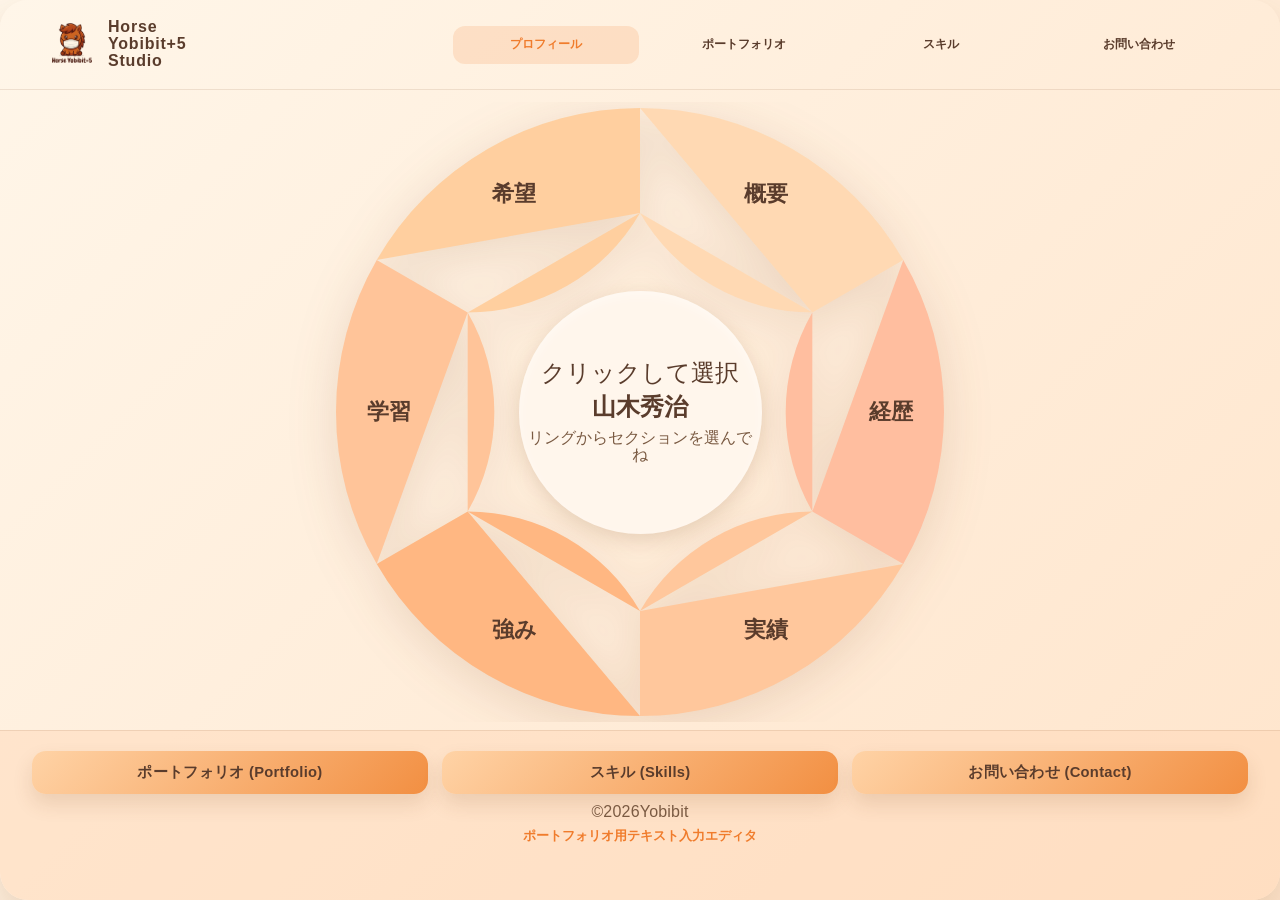
<file: index.html>
<!doctype html>
<html>
<head>
  <meta charset="utf-8">
  <meta http-equiv="refresh" content="0; url=./yh_portfolio/profile.html">
  <title>Redirecting...</title>
</head>
<body>
  <a href="./yh_portfolio/profile.html">移動</a>
</body>
</html>
</file>
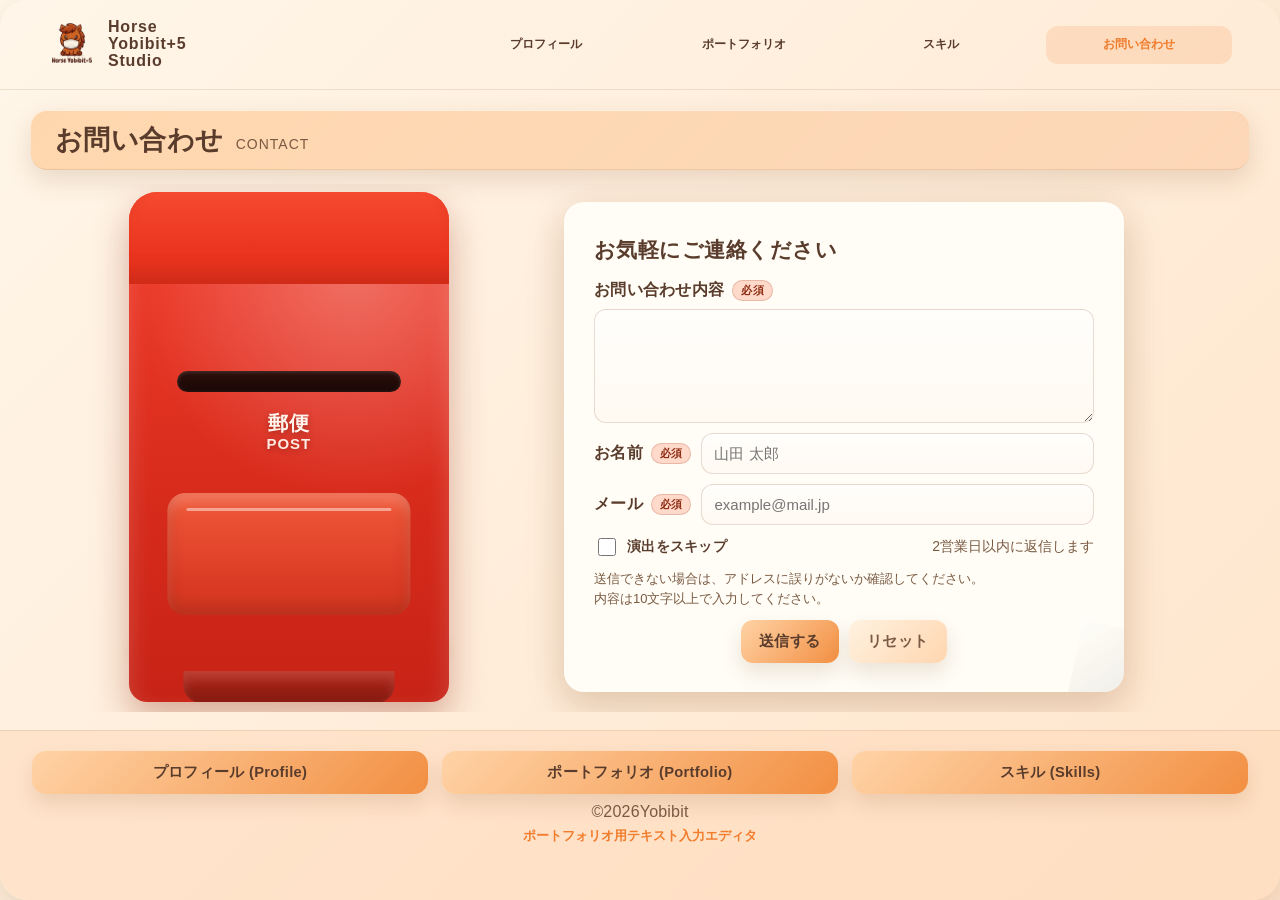
<file: yh_portfolio/contact.html>
﻿<!DOCTYPE html>
<html lang="ja">
<head>
  <meta charset="UTF-8" />
  <meta name="viewport" content="width=device-width, initial-scale=1.0" />
  <title>YH Portfolio Contact</title>
  <link rel="stylesheet" href="css/common.css" />
  <link rel="stylesheet" href="css/contact.css" />
</head>
<body>
  <article class="stage site site--contact" aria-label="お問い合わせページ">
    <header class="site__header">
      <div class="brand site__brand">
        <div class="brand-mark site__brand-mark" aria-hidden="true">
          <img src="image/HYlogo.png" alt="" />
        </div>
        <div class="brand-text site__brand-text"><span>Horse</span><span>Yobibit+5</span><span>Studio</span></div>
      </div>
      <nav class="site__nav" aria-label="ページ遷移">
        <a href="profile.html">プロフィール</a>
        <a href="portfolio.html">ポートフォリオ</a>
        <a href="skills.html">スキル</a>
        <a href="contact.html" aria-current="page">お問い合わせ</a>
      </nav>
    </header>

    <main class="main contact-page__main" role="main">
      <header class="title-band" aria-label="タイトル帯">
        <div class="title-main">
          <h1>お問い合わせ</h1>
          <span>CONTACT</span>
        </div>
      </header>

      <section class="scene">
        <aside class="post-area" aria-hidden="true">
          <div class="post-shadow"></div>
          <div class="post">
            <div class="post-slot"></div>
            <div class="post-door"></div>
            <div class="post-logo">郵便<span>POST</span></div>
            <div class="post-leg"></div>
          </div>
        </aside>

        <section class="sticky-area">
          <div class="sticky-wrapper" id="stickyWrapper">
            <form class="sticky-note" id="contactForm" aria-label="お問い合わせフォーム" novalidate>
              <h2>お気軽にご連絡ください</h2>

              <label for="message">
                <span class="label-title">お問い合わせ内容 <span class="required-chip">必須</span></span>
                <textarea id="message" name="message" rows="4" aria-describedby="messageHelp formError" minlength="10" maxlength="1200" required></textarea>
              </label>

              <label for="name" class="label-inline">
                <span class="label-title">お名前 <span class="required-chip">必須</span></span>
                <input id="name" name="name" type="text" placeholder="山田 太郎" minlength="2" maxlength="40" autocomplete="name" required />
              </label>

              <label for="email" class="label-inline">
                <span class="label-title">メール <span class="required-chip">必須</span></span>
                <input id="email" name="email" type="email" placeholder="example@mail.jp" maxlength="254" autocomplete="email" required />
              </label>

              <div class="helper-row">
                <label for="skipAnimation" class="skip-label">
                  <input id="skipAnimation" name="skipAnimation" type="checkbox" />
                  演出をスキップ
                </label>
                <span>2営業日以内に返信します</span>
              </div>

              <div class="note" id="messageHelp">
                送信できない場合は、アドレスに誤りがないか確認してください。<br />
                内容は10文字以上で入力してください。
              </div>

              <div class="field-error" id="formError" role="alert" aria-live="polite"></div>

              <div class="actions">
                <button type="submit" class="submit-btn">送信する</button>
                <button type="button" class="reset-btn" id="resetButton" aria-live="polite">リセット</button>
              </div>
            </form>
          </div>

          <div class="success-card" id="resultCard" role="status" aria-live="polite">
            <h3>送信しました</h3>
            <p>お問い合わせありがとうございます。内容を確認し、順次返信します。</p>
            <p>再入力する場合は下のボタンからフォームを表示してください。</p>
            <div class="success-actions">
              <button type="button" class="success-reset-btn" id="resultResetButton">フォームに戻る</button>
            </div>
          </div>
        </section>
      </section>
    </main>

    <footer class="site__footer" aria-label="ボトムバー">
      <nav class="site__footer-nav" aria-label="Footer Navigation">
        <a class="site__footer-card" href="profile.html" aria-hidden="false" tabindex="0">プロフィール (Profile)</a>
        <a class="site__footer-card" href="portfolio.html" aria-hidden="false" tabindex="0">ポートフォリオ (Portfolio)</a>
        <a class="site__footer-card" href="skills.html" aria-hidden="false" tabindex="0">スキル (Skills)</a>
        <a class="site__footer-card is-current" href="contact.html" aria-hidden="true" tabindex="-1">お問い合わせ (Contact)</a>
      </nav>
      <div class="site__footer-meta">
        <details class="site__footer-meta-menu">
          <summary class="site__footer-menu-toggle" aria-label="フッターメニューを開く">
            <span class="site__footer-menu-icon"><span></span></span>
          </summary>
          <nav class="site__footer-menu-panel" aria-label="Footer quick menu">
            <a class="site__footer-menu-link" href="profile.html">プロフィール</a>
            <a class="site__footer-menu-link" href="portfolio.html">ポートフォリオ</a>
            <a class="site__footer-menu-link" href="skills.html">スキル</a>
            <a class="site__footer-menu-link is-current" href="contact.html" aria-current="page">お問合せ</a>
          </nav>
        </details>
        <div class="site__footer-meta-center">
          <p class="copyright">©2026Yobibit</p>
          <a class="site__footer-meta-link" href="content_editor.html">ポートフォリオ用テキスト入力エディタ</a>
        </div>
      </div>
    </footer>
  </article>

  <script>
    const form = document.getElementById('contactForm');
    const stickyWrapper = document.getElementById('stickyWrapper');
    const skipAnimation = document.getElementById('skipAnimation');
    const resultCard = document.getElementById('resultCard');
    const resetButton = document.getElementById('resetButton');
    const resultResetButton = document.getElementById('resultResetButton');
    const formError = document.getElementById('formError');
    const messageInput = document.getElementById('message');
    const nameInput = document.getElementById('name');
    const emailInput = document.getElementById('email');
    const stickyNote = form;

    const prefersReducedMotion = window.matchMedia('(prefers-reduced-motion: reduce)').matches;

    const clearError = () => {
      formError.textContent = '';
      formError.classList.remove('is-visible');
    };

    const showError = (text) => {
      formError.textContent = text;
      formError.classList.add('is-visible');
    };

    const setDisabled = (disabled) => {
      form.querySelectorAll('input, textarea, button').forEach((el) => {
        if (el.id === 'resetButton') return;
        el.disabled = disabled;
      });
      resultResetButton.disabled = false;
    };

    const validateForm = () => {
      clearError();

      const messageValue = messageInput.value.trim();
      const nameValue = nameInput.value.trim();
      const emailValue = emailInput.value.trim();

      messageInput.setCustomValidity('');
      nameInput.setCustomValidity('');
      emailInput.setCustomValidity('');

      if (messageValue.length < 10) {
        messageInput.setCustomValidity('お問い合わせ内容は10文字以上で入力してください。');
      }

      if (nameValue.length < 2) {
        nameInput.setCustomValidity('お名前は2文字以上で入力してください。');
      }

      if (emailValue.length === 0) {
        emailInput.setCustomValidity('メールアドレスを入力してください。');
      }

      if (!form.checkValidity()) {
        showError('入力内容を確認してください。必須項目と形式が未入力または不正です。');
        form.reportValidity();
        return false;
      }

      messageInput.value = messageValue;
      nameInput.value = nameValue;
      emailInput.value = emailValue;
      return true;
    };

    const showResult = () => {
      stickyWrapper.classList.add('is-hidden');
      resultCard.classList.add('is-visible');
    };

    const resetForm = () => {
      form.reset();
      clearError();
      messageInput.setCustomValidity('');
      nameInput.setCustomValidity('');
      emailInput.setCustomValidity('');
      stickyWrapper.classList.remove('is-animating', 'is-hidden');
      stickyNote.style.opacity = '';
      resultCard.classList.remove('is-visible');
      setDisabled(false);
      messageInput.focus({ preventScroll: true });
    };

    const playAnimation = () => {
      stickyWrapper.classList.add('is-animating');
      stickyNote.addEventListener(
        'animationend',
        () => {
          showResult();
        },
        { once: true }
      );
    };

    form.addEventListener('submit', (event) => {
      event.preventDefault();

      if (!validateForm()) {
        return;
      }

      setDisabled(true);
      const shouldSkip = skipAnimation.checked || prefersReducedMotion;

      if (shouldSkip) {
        showResult();
        return;
      }

      playAnimation();
    });

    resetButton.addEventListener('click', resetForm);
    resultResetButton.addEventListener('click', resetForm);
  </script>
</body>
</html>
</file>
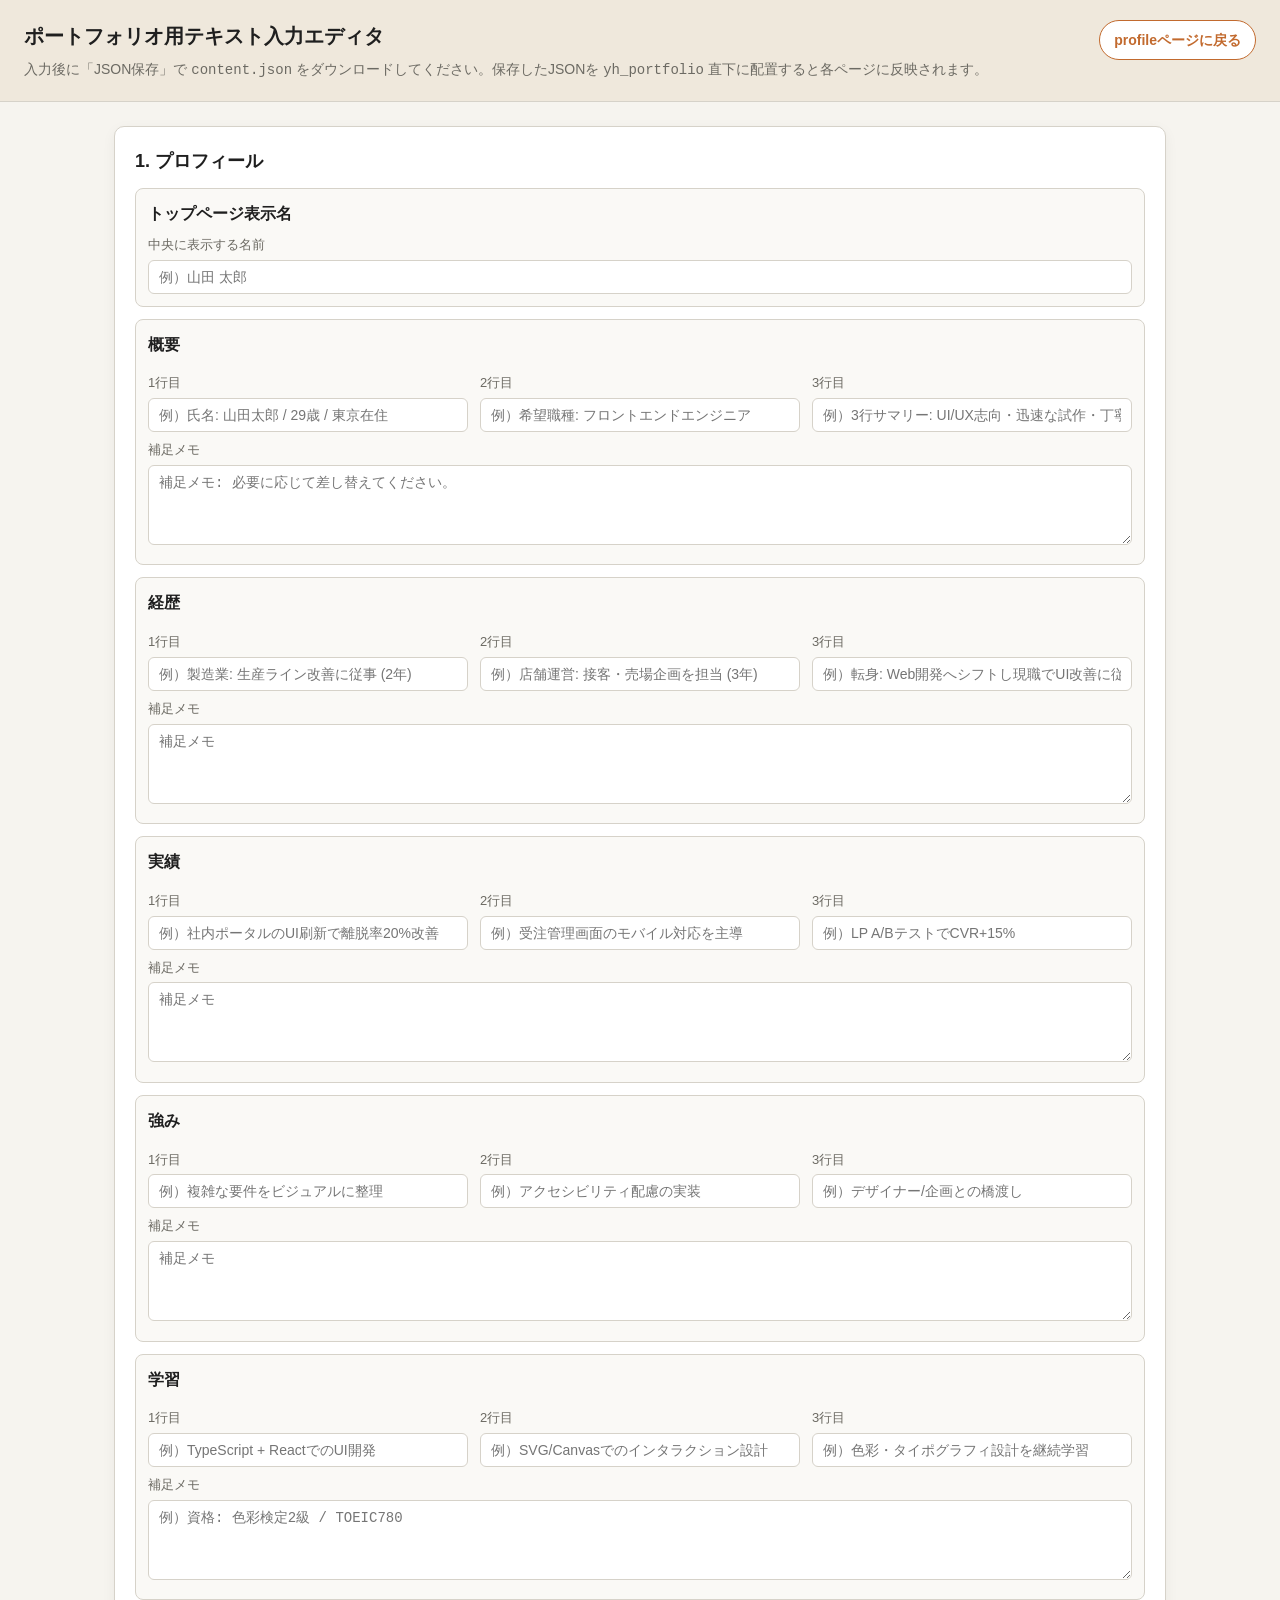
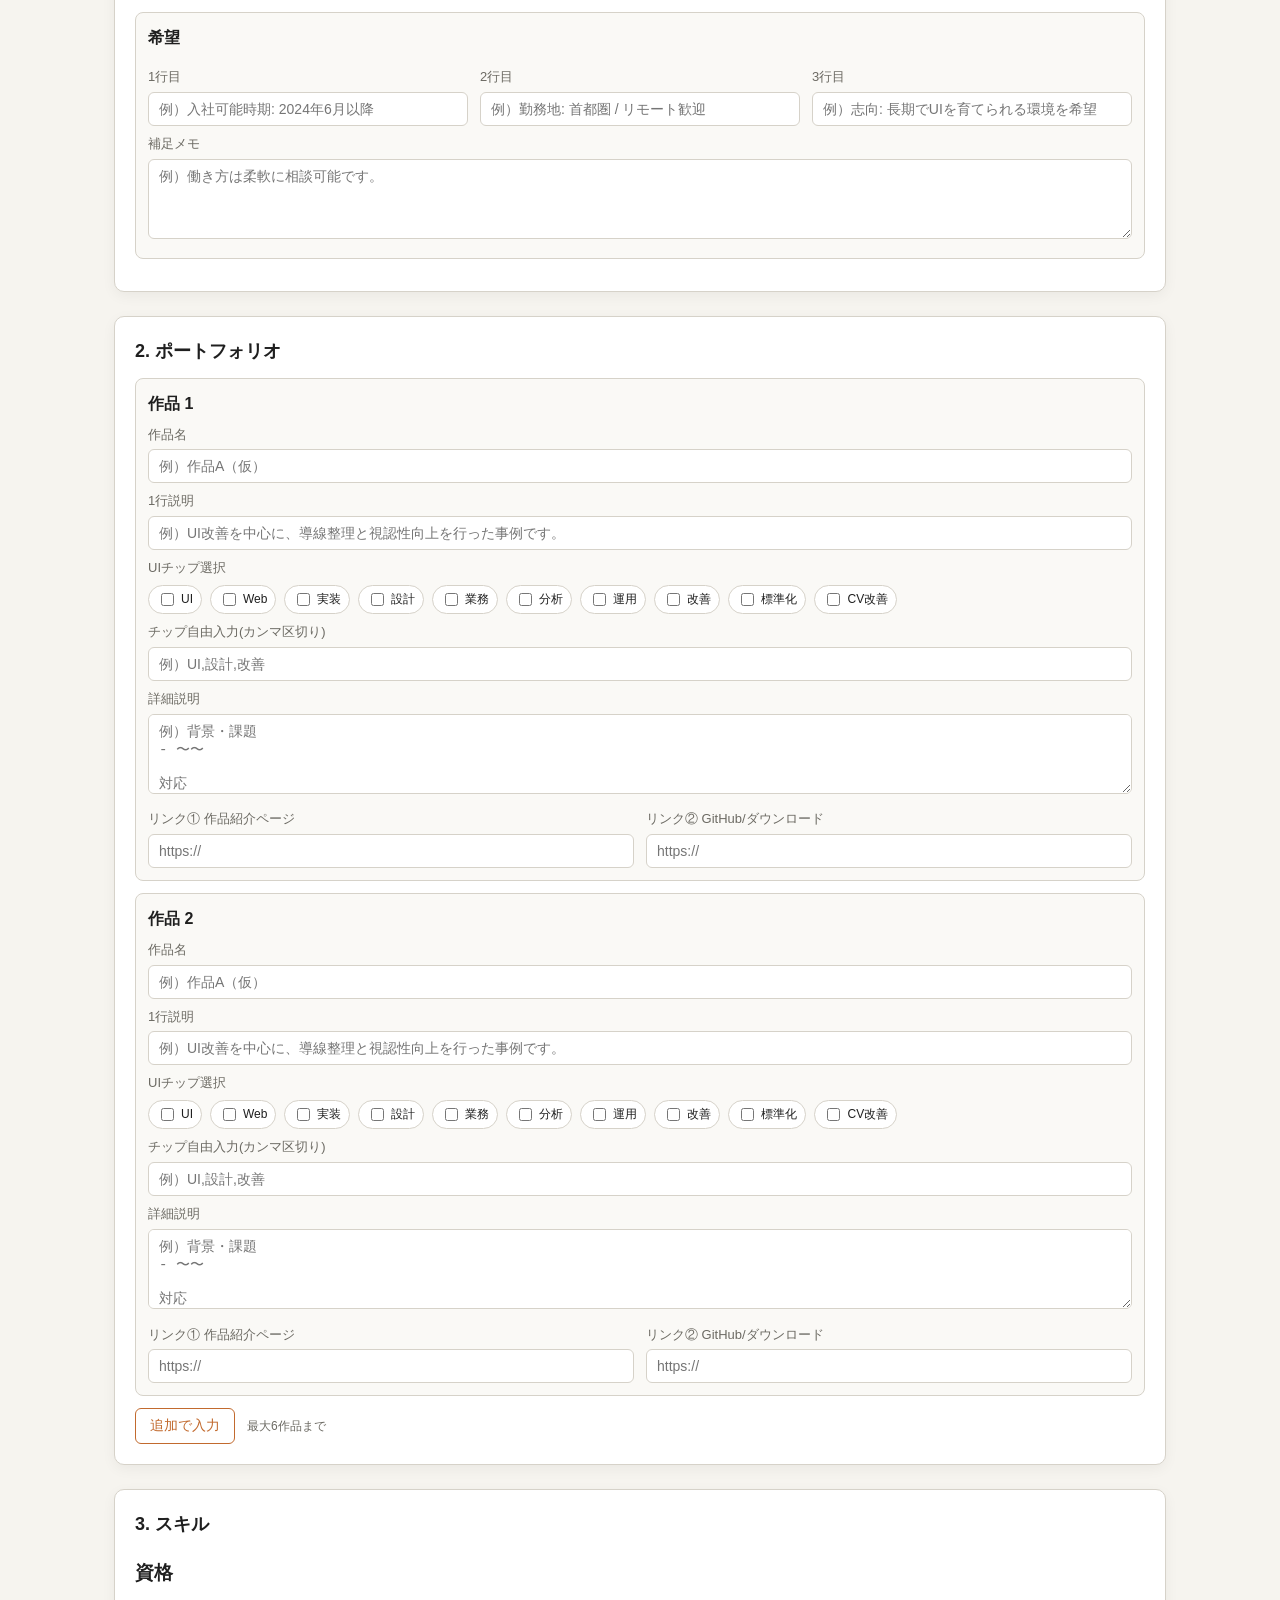
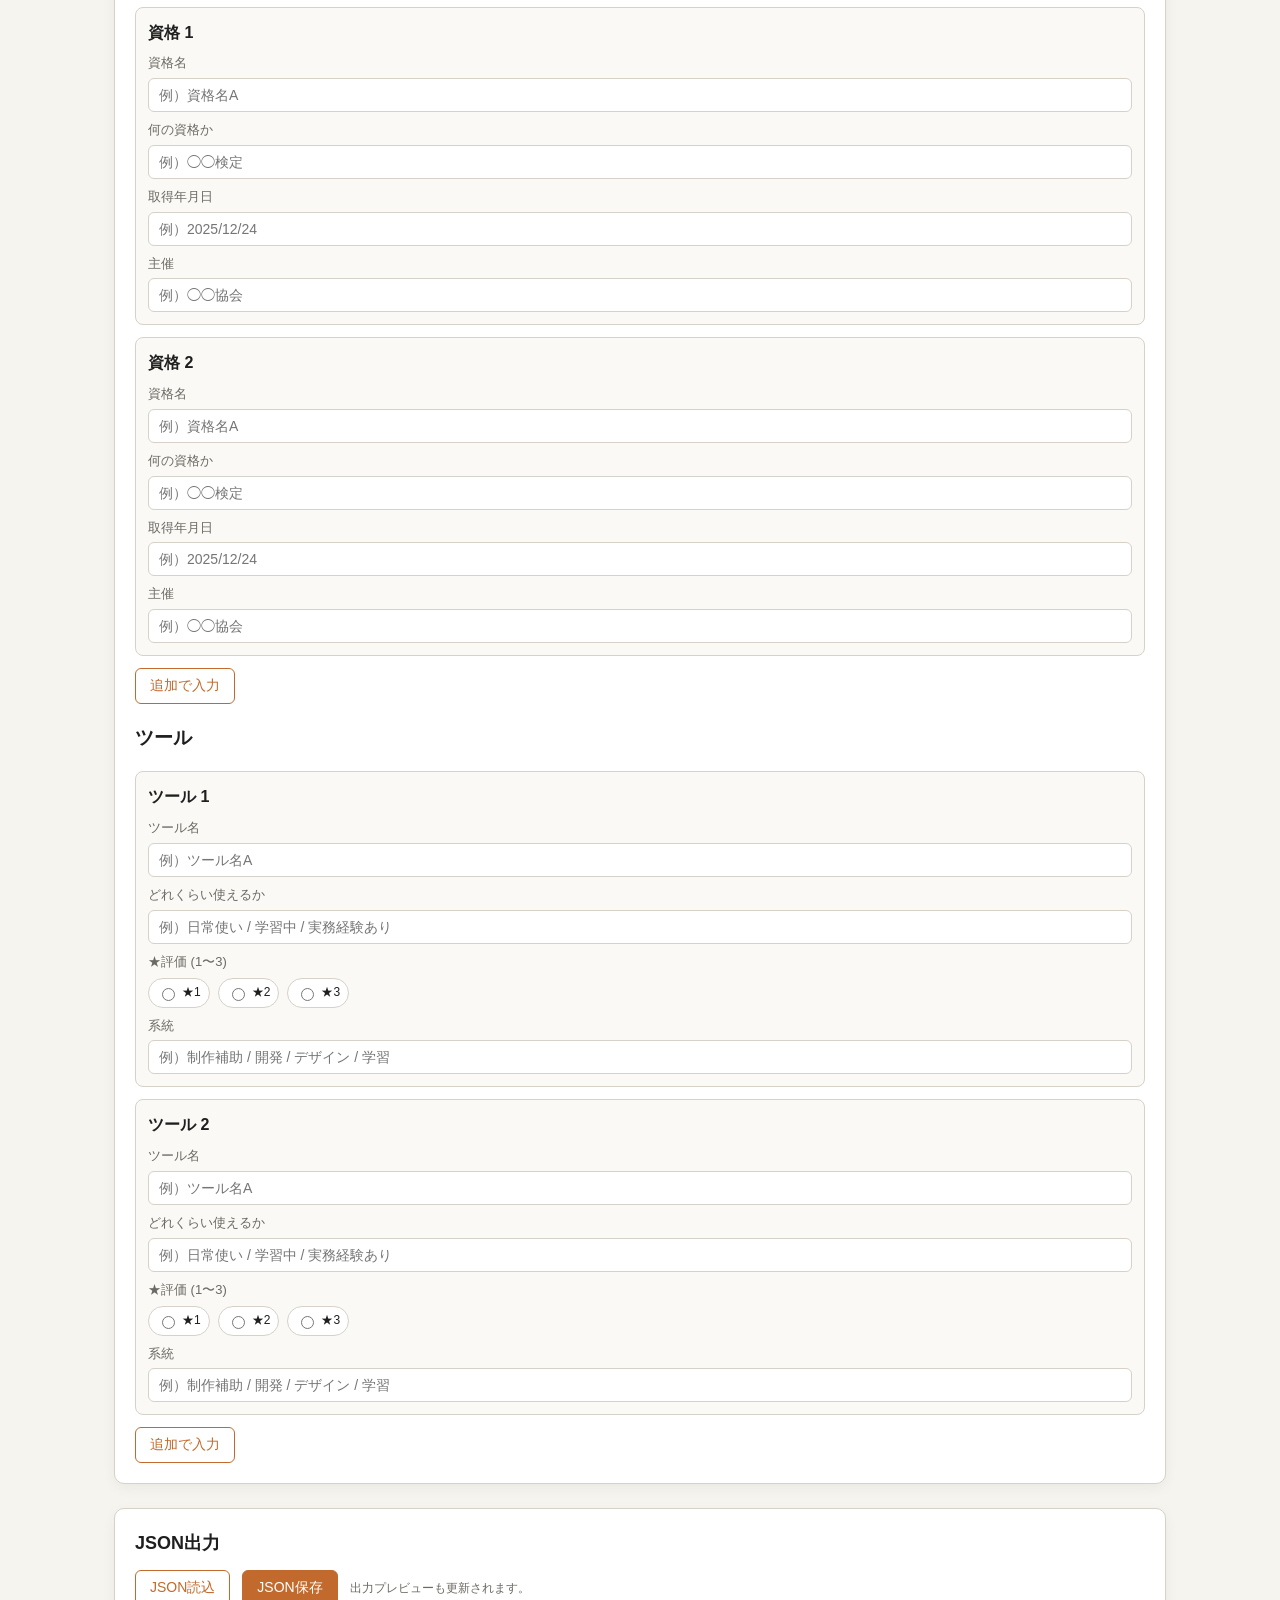
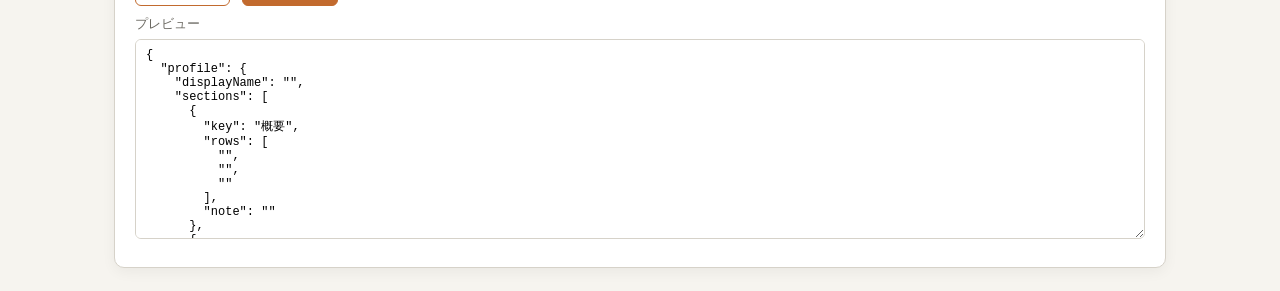
<file: yh_portfolio/content_editor.html>
﻿<!DOCTYPE html>
<html lang="ja">
<head>
  <meta charset="UTF-8" />
  <meta name="viewport" content="width=device-width, initial-scale=1.0" />
  <title>Portfolio Content Editor</title>
  <style>
    :root {
      --bg: #f6f4ef;
      --panel: #ffffff;
      --line: #d6d2c9;
      --text: #1f1f1f;
      --muted: #6c6a63;
      --accent: #c26a2e;
    }
    * { box-sizing: border-box; }
    body {
      margin: 0;
      font-family: "Yu Gothic", "Hiragino Kaku Gothic ProN", "Noto Sans JP", sans-serif;
      color: var(--text);
      background: var(--bg);
      line-height: 1.6;
    }
    header {
      padding: 20px 24px;
      background: #efe8dc;
      border-bottom: 1px solid var(--line);
      display: flex;
      align-items: flex-start;
      justify-content: space-between;
      gap: 16px;
    }
    header h1 { margin: 0 0 6px; font-size: 20px; }
    header p { margin: 0; color: var(--muted); font-size: 14px; }
    .header-copy {
      min-width: 0;
    }
    .header-link {
      flex-shrink: 0;
      display: inline-flex;
      align-items: center;
      color: var(--accent);
      text-decoration: none;
      font-size: 14px;
      font-weight: 700;
      border: 1px solid var(--accent);
      border-radius: 999px;
      padding: 8px 14px;
      background: #fff;
      white-space: nowrap;
    }
    .header-link:hover,
    .header-link:focus-visible {
      background: #f8ede4;
    }
    main {
      max-width: 1100px;
      margin: 0 auto;
      padding: 24px;
      display: grid;
      gap: 24px;
    }
    section.panel {
      background: var(--panel);
      border: 1px solid var(--line);
      border-radius: 10px;
      padding: 20px;
      box-shadow: 0 4px 14px rgba(0,0,0,0.05);
    }
    section.panel h2 { margin: 0 0 12px; font-size: 18px; }
    .group {
      border: 1px solid var(--line);
      border-radius: 8px;
      padding: 12px;
      margin-bottom: 12px;
      background: #faf9f6;
    }
    .group h3 { margin: 0 0 8px; font-size: 16px; }
    label {
      display: block;
      font-size: 13px;
      color: var(--muted);
      margin: 8px 0 4px;
    }
    input[type="text"], input[type="url"], textarea, select {
      width: 100%;
      padding: 8px 10px;
      border: 1px solid var(--line);
      border-radius: 6px;
      font-size: 14px;
      background: #fff;
    }
    textarea { min-height: 80px; resize: vertical; }
    .row {
      display: grid;
      grid-template-columns: 1fr 1fr;
      gap: 12px;
    }
    .row-3 {
      display: grid;
      grid-template-columns: repeat(3, 1fr);
      gap: 12px;
    }
    .actions {
      display: flex;
      gap: 12px;
      align-items: center;
      flex-wrap: wrap;
      margin-top: 12px;
    }
    button {
      padding: 8px 14px;
      border: 1px solid var(--accent);
      background: var(--accent);
      color: #fff;
      border-radius: 6px;
      cursor: pointer;
      font-size: 14px;
    }
    button.secondary {
      background: #fff;
      color: var(--accent);
    }
    .chip-list {
      display: flex;
      flex-wrap: wrap;
      gap: 8px;
      margin-top: 6px;
    }
    .chip-list label {
      margin: 0;
      display: flex;
      align-items: center;
      gap: 4px;
      font-size: 12px;
      color: var(--text);
      background: #fff;
      border: 1px solid var(--line);
      border-radius: 999px;
      padding: 4px 8px;
    }
    .note { font-size: 12px; color: var(--muted); }
    .preview {
      width: 100%;
      min-height: 200px;
      font-family: ui-monospace, "SF Mono", Menlo, Consolas, monospace;
      font-size: 12px;
    }
    @media (max-width: 720px) {
      header {
        flex-direction: column;
        align-items: stretch;
      }
      .header-link {
        align-self: flex-start;
      }
    }
  </style>
</head>
<body>
  <header>
    <div class="header-copy">
      <h1>ポートフォリオ用テキスト入力エディタ</h1>
      <p>入力後に「JSON保存」で <code>content.json</code> をダウンロードしてください。保存したJSONを <code>yh_portfolio</code> 直下に配置すると各ページに反映されます。</p>
    </div>
    <a class="header-link" href="profile.html">profileページに戻る</a>
  </header>

  <main>
    <section class="panel" id="profilePanel">
      <h2>1. プロフィール</h2>
      <div class="group">
        <h3>トップページ表示名</h3>
        <label for="displayNameInput">中央に表示する名前</label>
        <input type="text" id="displayNameInput" placeholder="例）山田 太郎" />
      </div>
      <div id="profileSections"></div>
    </section>

    <section class="panel" id="portfolioPanel">
      <h2>2. ポートフォリオ</h2>
      <div id="workList"></div>
      <div class="actions">
        <button type="button" id="addWorkBtn" class="secondary">追加で入力</button>
        <span class="note">最大6作品まで</span>
      </div>
    </section>

    <section class="panel" id="skillsPanel">
      <h2>3. スキル</h2>
      <h3>資格</h3>
      <div id="certList"></div>
      <div class="actions">
        <button type="button" id="addCertBtn" class="secondary">追加で入力</button>
      </div>

      <h3>ツール</h3>
      <div id="toolList"></div>
      <div class="actions">
        <button type="button" id="addToolBtn" class="secondary">追加で入力</button>
      </div>
    </section>

    <section class="panel">
      <h2>JSON出力</h2>
      <div class="actions">
        <button type="button" id="loadJsonBtn" class="secondary">JSON読込</button>
        <button type="button" id="saveJsonBtn">JSON保存</button>
        <span class="note">出力プレビューも更新されます。</span>
      </div>
      <input type="file" id="jsonFileInput" accept="application/json" style="display:none" />
      <label for="jsonPreview">プレビュー</label>
      <textarea id="jsonPreview" class="preview" readonly></textarea>
    </section>
  </main>

  <script>
    const PROFILE_KEYS = [
      {
        key: '概要',
        title: '概要',
        placeholders: [
          '例）氏名: 山田太郎 / 29歳 / 東京在住',
          '例）希望職種: フロントエンドエンジニア',
          '例）3行サマリー: UI/UX志向・迅速な試作・丁寧な運用'
        ],
        notePlaceholder: '補足メモ: 必要に応じて差し替えてください。'
      },
      {
        key: '経歴',
        title: '経歴',
        placeholders: [
          '例）製造業: 生産ライン改善に従事 (2年)',
          '例）店舗運営: 接客・売場企画を担当 (3年)',
          '例）転身: Web開発へシフトし現職でUI改善に従事'
        ],
        notePlaceholder: '補足メモ'
      },
      {
        key: '実績',
        title: '実績',
        placeholders: [
          '例）社内ポータルのUI刷新で離脱率20%改善',
          '例）受注管理画面のモバイル対応を主導',
          '例）LP A/BテストでCVR+15%'
        ],
        notePlaceholder: '補足メモ'
      },
      {
        key: '強み',
        title: '強み',
        placeholders: [
          '例）複雑な要件をビジュアルに整理',
          '例）アクセシビリティ配慮の実装',
          '例）デザイナー/企画との橋渡し'
        ],
        notePlaceholder: '補足メモ'
      },
      {
        key: '学習',
        title: '学習',
        placeholders: [
          '例）TypeScript + ReactでのUI開発',
          '例）SVG/Canvasでのインタラクション設計',
          '例）色彩・タイポグラフィ設計を継続学習'
        ],
        notePlaceholder: '例）資格: 色彩検定2級 / TOEIC780'
      },
      {
        key: '希望',
        title: '希望',
        placeholders: [
          '例）入社可能時期: 2024年6月以降',
          '例）勤務地: 首都圏 / リモート歓迎',
          '例）志向: 長期でUIを育てられる環境を希望'
        ],
        notePlaceholder: '例）働き方は柔軟に相談可能です。'
      }
    ];

    const TAG_OPTIONS = ['UI', 'Web', '実装', '設計', '業務', '分析', '運用', '改善', '標準化', 'CV改善'];

    const profileSections = document.getElementById('profileSections');
    const workList = document.getElementById('workList');
    const certList = document.getElementById('certList');
    const toolList = document.getElementById('toolList');
    const addWorkBtn = document.getElementById('addWorkBtn');
    const addCertBtn = document.getElementById('addCertBtn');
    const addToolBtn = document.getElementById('addToolBtn');
    const loadJsonBtn = document.getElementById('loadJsonBtn');
    const jsonFileInput = document.getElementById('jsonFileInput');
    const saveJsonBtn = document.getElementById('saveJsonBtn');
    const jsonPreview = document.getElementById('jsonPreview');
    const displayNameInput = document.getElementById('displayNameInput');
    const profileBackLink = document.querySelector('.header-link');
    let isDirty = false;
    let suppressDirtyTracking = false;

    function setDirty(next) {
      isDirty = next;
    }

    function markDirtyAndRefresh() {
      if (suppressDirtyTracking) return;
      setDirty(true);
      generateJson();
    }

    function confirmDiscardIfDirty() {
      if (!isDirty) return true;
      return window.confirm('保存していない入力内容があります。保存せずにページを離れますか？');
    }

    function createProfileSection(section) {
      const wrap = document.createElement('div');
      wrap.className = 'group';
      wrap.dataset.key = section.key;
      wrap.innerHTML = `
        <h3>${section.title}</h3>
        <div class="row-3">
          <div>
            <label>1行目</label>
            <input type="text" data-row="0" placeholder="${section.placeholders[0]}" />
          </div>
          <div>
            <label>2行目</label>
            <input type="text" data-row="1" placeholder="${section.placeholders[1]}" />
          </div>
          <div>
            <label>3行目</label>
            <input type="text" data-row="2" placeholder="${section.placeholders[2]}" />
          </div>
        </div>
        <label>補足メモ</label>
        <textarea data-note placeholder="${section.notePlaceholder}"></textarea>
      `;
      return wrap;
    }

    function createTagSelector() {
      const box = document.createElement('div');
      box.className = 'chip-list';
      TAG_OPTIONS.forEach((tag) => {
        const label = document.createElement('label');
        label.innerHTML = `<input type="checkbox" value="${tag}" />${tag}`;
        box.appendChild(label);
      });
      return box;
    }

    function createWorkGroup(index) {
      const group = document.createElement('div');
      group.className = 'group';
      group.dataset.type = 'work';
      group.innerHTML = `
        <h3>作品 ${index + 1}</h3>
        <label>作品名</label>
        <input type="text" data-field="title" placeholder="例）作品A（仮）" />
        <label>1行説明</label>
        <input type="text" data-field="short" placeholder="例）UI改善を中心に、導線整理と視認性向上を行った事例です。" />
        <label>UIチップ選択</label>
      `;
      const chipBox = createTagSelector();
      chipBox.dataset.field = 'tags';
      group.appendChild(chipBox);
      const custom = document.createElement('div');
      custom.innerHTML = `
        <label>チップ自由入力(カンマ区切り)</label>
        <input type="text" data-field="tagsCustom" placeholder="例）UI,設計,改善" />
      `;
      group.appendChild(custom);
      const detail = document.createElement('div');
      detail.innerHTML = `
        <label>詳細説明</label>
        <textarea data-field="detail" placeholder="例）背景・課題\n- 〜〜\n\n対応\n- 〜〜\n\n結果\n- 〜〜"></textarea>
        <div class="row">
          <div>
            <label>リンク① 作品紹介ページ</label>
            <input type="url" data-field="pageUrl" placeholder="https://" />
          </div>
          <div>
            <label>リンク② GitHub/ダウンロード</label>
            <input type="url" data-field="downloadUrl" placeholder="https://" />
          </div>
        </div>
      `;
      group.appendChild(detail);
      return group;
    }

    function createCertGroup(index) {
      const group = document.createElement('div');
      group.className = 'group';
      group.dataset.type = 'cert';
      group.innerHTML = `
        <h3>資格 ${index + 1}</h3>
        <label>資格名</label>
        <input type="text" data-field="name" placeholder="例）資格名A" />
        <label>何の資格か</label>
        <input type="text" data-field="desc" placeholder="例）◯◯検定" />
        <label>取得年月日</label>
        <input type="text" data-field="date" placeholder="例）2025/12/24" />
        <label>主催</label>
        <input type="text" data-field="org" placeholder="例）◯◯協会" />
      `;
      return group;
    }

    function createToolGroup(index) {
      const group = document.createElement('div');
      group.className = 'group';
      group.dataset.type = 'tool';
      group.innerHTML = `
        <h3>ツール ${index + 1}</h3>
        <label>ツール名</label>
        <input type="text" data-field="name" placeholder="例）ツール名A" />
        <label>どれくらい使えるか</label>
        <input type="text" data-field="levelText" placeholder="例）日常使い / 学習中 / 実務経験あり" />
        <label>★評価 (1〜3)</label>
        <div class="chip-list" data-field="stars">
          <label><input type="radio" name="stars-${index}" value="1" />★1</label>
          <label><input type="radio" name="stars-${index}" value="2" />★2</label>
          <label><input type="radio" name="stars-${index}" value="3" />★3</label>
        </div>
        <label>系統</label>
        <input type="text" data-field="category" placeholder="例）制作補助 / 開発 / デザイン / 学習" />
      `;
      return group;
    }

    function addWork() {
      const count = workList.querySelectorAll('[data-type="work"]').length;
      if (count >= 6) return;
      workList.appendChild(createWorkGroup(count));
      refreshStarNames();
      markDirtyAndRefresh();
    }

    function addCert() {
      const count = certList.querySelectorAll('[data-type="cert"]').length;
      certList.appendChild(createCertGroup(count));
      markDirtyAndRefresh();
    }

    function addTool() {
      const count = toolList.querySelectorAll('[data-type="tool"]').length;
      toolList.appendChild(createToolGroup(count));
      refreshStarNames();
      markDirtyAndRefresh();
    }

    function collectProfile() {
      return {
        displayName: displayNameInput.value.trim(),
        sections: PROFILE_KEYS.map((section) => {
        const el = profileSections.querySelector(`[data-key="${section.key}"]`);
        const rows = Array.from(el.querySelectorAll('input[data-row]')).map((input) => input.value.trim());
        const note = el.querySelector('[data-note]').value.trim();
        return { key: section.key, rows, note };
        })
      };
    }

    function collectWorks() {
      const works = [];
      workList.querySelectorAll('[data-type="work"]').forEach((el, index) => {
        const title = el.querySelector('[data-field="title"]').value.trim();
        const short = el.querySelector('[data-field="short"]').value.trim();
        const detail = el.querySelector('[data-field="detail"]').value.trim();
        const pageUrl = el.querySelector('[data-field="pageUrl"]').value.trim();
        const downloadUrl = el.querySelector('[data-field="downloadUrl"]').value.trim();
        const selectedTags = Array.from(el.querySelectorAll('[data-field="tags"] input:checked')).map((i) => i.value);
        const customTagsRaw = el.querySelector('[data-field="tagsCustom"]').value;
        const customTags = customTagsRaw.split(',').map((t) => t.trim()).filter(Boolean);
        const tags = Array.from(new Set([...selectedTags, ...customTags]));

        const isEmpty = !title && !short && !detail && !pageUrl && !downloadUrl && tags.length === 0;
        if (isEmpty) return;

        works.push({
          id: `work-${String(index + 1).padStart(2, '0')}`,
          title,
          short,
          tags,
          detail,
          pageUrl,
          downloadUrl
        });
      });
      return works;
    }

    function collectCerts() {
      const certs = [];
      certList.querySelectorAll('[data-type="cert"]').forEach((el) => {
        const name = el.querySelector('[data-field="name"]').value.trim();
        const desc = el.querySelector('[data-field="desc"]').value.trim();
        const date = el.querySelector('[data-field="date"]').value.trim();
        const org = el.querySelector('[data-field="org"]').value.trim();
        const isEmpty = !name && !desc && !date && !org;
        if (isEmpty) return;
        certs.push({ name, desc, date, org });
      });
      return certs;
    }

    function collectTools() {
      const tools = [];
      toolList.querySelectorAll('[data-type="tool"]').forEach((el, index) => {
        const name = el.querySelector('[data-field="name"]').value.trim();
        const levelText = el.querySelector('[data-field="levelText"]').value.trim();
        const starsNode = el.querySelector(`[name="stars-${index}"]:checked`);
        const stars = starsNode ? Number(starsNode.value) : 0;
        const category = el.querySelector('[data-field="category"]').value.trim();
        const isEmpty = !name && !levelText && !stars && !category;
        if (isEmpty) return;
        tools.push({ name, levelText, stars, category });
      });
      return tools;
    }

    function generateJson() {
      const works = collectWorks();
      const profile = collectProfile();
      const data = {
        profile,
        portfolio: {
          works,
          featured: works.slice(0, 3).map((w) => w.id)
        },
        skills: {
          certs: collectCerts(),
          tools: collectTools()
        }
      };
      const json = JSON.stringify(data, null, 2);
      jsonPreview.value = json;
      return json;
    }

    function downloadJson() {
      const json = generateJson();
      const blob = new Blob([json], { type: 'application/json' });
      const url = URL.createObjectURL(blob);
      const a = document.createElement('a');
      a.href = url;
      a.download = 'content.json';
      document.body.appendChild(a);
      a.click();
      document.body.removeChild(a);
      URL.revokeObjectURL(url);
      setDirty(false);
    }

    function refreshStarNames() {
      toolList.querySelectorAll('[data-type="tool"]').forEach((el, index) => {
        el.querySelectorAll('input[type="radio"]').forEach((input) => {
          input.name = `stars-${index}`;
        });
      });
    }

    function fillProfile(profile) {
      if (!profile) return;
      displayNameInput.value = typeof profile.displayName === 'string' ? profile.displayName : '';
      const sections = profile.sections;
      if (!Array.isArray(sections)) return;
      sections.forEach((sec) => {
        const wrap = profileSections.querySelector(`[data-key="${sec.key}"]`);
        if (!wrap) return;
        if (Array.isArray(sec.rows)) {
          wrap.querySelectorAll('input[data-row]').forEach((input, i) => {
            input.value = sec.rows[i] || '';
          });
        }
        const note = wrap.querySelector('[data-note]');
        if (note) note.value = sec.note || '';
      });
    }

    function fillWorks(works) {
      if (!Array.isArray(works)) return;
      workList.innerHTML = '';
      works.slice(0, 6).forEach((work, index) => {
        const group = createWorkGroup(index);
        group.querySelector('[data-field="title"]').value = work.title || '';
        group.querySelector('[data-field="short"]').value = work.short || '';
        group.querySelector('[data-field="detail"]').value = work.detail || '';
        group.querySelector('[data-field="pageUrl"]').value = work.pageUrl || '';
        group.querySelector('[data-field="downloadUrl"]').value = work.downloadUrl || '';

        const tagSet = new Set(Array.isArray(work.tags) ? work.tags.map((t) => String(t)) : []);
        group.querySelectorAll('[data-field="tags"] input[type="checkbox"]').forEach((cb) => {
          cb.checked = tagSet.has(cb.value);
          if (cb.checked) tagSet.delete(cb.value);
        });
        if (tagSet.size) {
          group.querySelector('[data-field="tagsCustom"]').value = Array.from(tagSet).join(',');
        }
        workList.appendChild(group);
      });
      if (workList.children.length === 0) {
        addWork();
        addWork();
      }
    }

    function fillCerts(certs) {
      if (!Array.isArray(certs)) return;
      certList.innerHTML = '';
      certs.forEach((c, index) => {
        const group = createCertGroup(index);
        group.querySelector('[data-field="name"]').value = c.name || '';
        group.querySelector('[data-field="desc"]').value = c.desc || '';
        group.querySelector('[data-field="date"]').value = c.date || '';
        group.querySelector('[data-field="org"]').value = c.org || '';
        certList.appendChild(group);
      });
      if (certList.children.length === 0) {
        addCert();
        addCert();
      }
    }

    function fillTools(tools) {
      if (!Array.isArray(tools)) return;
      toolList.innerHTML = '';
      tools.forEach((t, index) => {
        const group = createToolGroup(index);
        group.querySelector('[data-field="name"]').value = t.name || '';
        group.querySelector('[data-field="levelText"]').value = t.levelText || '';
        const stars = Number(t.stars) || 0;
        if (stars >= 1 && stars <= 3) {
          const radio = group.querySelector(`input[type="radio"][value="${stars}"]`);
          if (radio) radio.checked = true;
        }
        group.querySelector('[data-field="category"]').value = t.category || '';
        toolList.appendChild(group);
      });
      refreshStarNames();
      if (toolList.children.length === 0) {
        addTool();
        addTool();
      }
    }

    function loadJsonObject(data) {
      suppressDirtyTracking = true;
      fillProfile(data?.profile);
      fillWorks(data?.portfolio?.works);
      fillCerts(data?.skills?.certs);
      fillTools(data?.skills?.tools);
      generateJson();
      suppressDirtyTracking = false;
      setDirty(false);
    }

    function handleJsonFile(file) {
      if (!file) return;
      const reader = new FileReader();
      reader.onload = () => {
        try {
          const data = JSON.parse(String(reader.result || '{}'));
          loadJsonObject(data);
        } catch (e) {
          alert('JSONの読み込みに失敗しました。');
        }
      };
      reader.readAsText(file);
    }

    PROFILE_KEYS.forEach((section) => profileSections.appendChild(createProfileSection(section)));
    addWork();
    addWork();
    addCert();
    addCert();
    addTool();
    addTool();
    refreshStarNames();

    addWorkBtn.addEventListener('click', addWork);
    addCertBtn.addEventListener('click', addCert);
    addToolBtn.addEventListener('click', addTool);
    loadJsonBtn.addEventListener('click', () => jsonFileInput.click());
    jsonFileInput.addEventListener('change', (e) => handleJsonFile(e.target.files[0]));
    saveJsonBtn.addEventListener('click', downloadJson);
    document.addEventListener('input', markDirtyAndRefresh);
    document.addEventListener('change', markDirtyAndRefresh);
    profileBackLink.addEventListener('click', (e) => {
      if (confirmDiscardIfDirty()) return;
      e.preventDefault();
    });
    window.addEventListener('beforeunload', (e) => {
      if (!isDirty) return;
      e.preventDefault();
      e.returnValue = '';
    });
    generateJson();
    setDirty(false);
  </script>
</body>
</html>
</file>
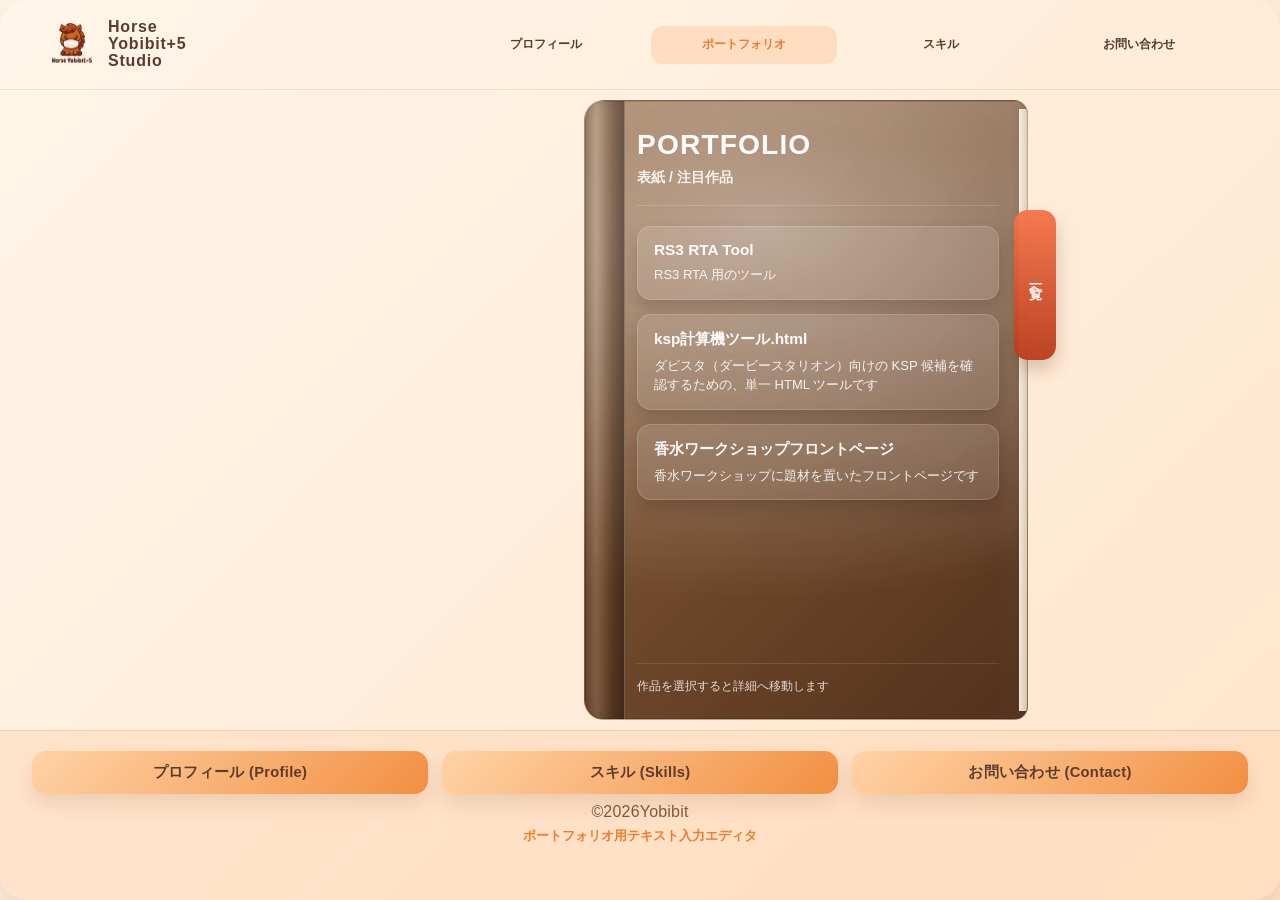
<file: yh_portfolio/portfolio.html>
﻿<!DOCTYPE html>
<html lang="ja">
<head>
  <meta charset="UTF-8" />
  <meta name="viewport" content="width=device-width, initial-scale=1.0" />
  <title>YH Portfolio - ポートフォリオ</title>
  <link rel="stylesheet" href="css/common.css" />
  <link rel="stylesheet" href="css/portfolio.css" />
</head>
<body>
  <article class="stage site site--portfolio" aria-label="ポートフォリオページ">
    <header class="site__header">
      <div class="brand site__brand">
        <div class="brand-mark site__brand-mark" aria-hidden="true">
          <img src="image/HYlogo.png" alt="" />
        </div>
        <div class="brand-text site__brand-text"><span>Horse</span><span>Yobibit+5</span><span>Studio</span></div>
      </div>
      <nav class="site__nav" aria-label="ページ遷移">
        <a href="profile.html">プロフィール</a>
        <a href="portfolio.html" aria-current="page">ポートフォリオ</a>
        <a href="skills.html">スキル</a>
        <a href="contact.html">お問い合わせ</a>
      </nav>
    </header>

    <main class="main portfolio-page__main" role="main">
      <section class="book-area" aria-label="ポートフォリオ本">
        <div class="book" id="book" data-state="cover">
          <button class="bookmark" id="bookmarkBtn" type="button" aria-label="一覧を開く">一覧へ</button>

          <div class="cover" id="cover" role="group" aria-label="表紙">
            <div class="cover-title">
              <h1>PORTFOLIO</h1>
              <div class="subtitle">表紙 / 注目作品</div>
            </div>

            <div class="featured-list" id="featuredList" aria-label="注目3作品">
            </div>

            <div class="cover-hint" aria-hidden="true">
              <span>作品を選択すると詳細へ移動します</span>
            </div>
          </div>

          <div class="pages" aria-label="見開きページ">
            <div class="spine" aria-hidden="true"></div>

            <div class="page" role="group" aria-label="左ページ">
              <div class="page-header">
                <h2 id="leftTitle">見開き一覧</h2>
                <button class="mini-btn" id="toCoverBtn" type="button" aria-label="表紙へ戻る">表紙へ戻る</button>
              </div>
              <div id="spreadLeft"></div>
            </div>

            <div class="page" role="group" aria-label="右ページ">
              <div class="page-header">
                <h2 id="rightTitle">状態説明</h2>
                <button class="mini-btn" id="toSpreadBtn" type="button" aria-label="一覧へ戻る">一覧へ戻る</button>
              </div>
              <div id="spreadRight"></div>
            </div>

            <div class="book-pagination" id="bookPagination" aria-live="polite"></div>
          </div>
        </div>
      </section>
      <aside class="center-placeholder" aria-hidden="true"></aside>
    </main>

    <footer class="site__footer" aria-label="ボトムバー">
      <nav class="site__footer-nav" aria-label="Footer Navigation">
        <a class="site__footer-card" href="profile.html" aria-hidden="false" tabindex="0">プロフィール (Profile)</a>
        <a class="site__footer-card is-current" href="portfolio.html" aria-hidden="true" tabindex="-1">ポートフォリオ (Portfolio)</a>
        <a class="site__footer-card" href="skills.html" aria-hidden="false" tabindex="0">スキル (Skills)</a>
        <a class="site__footer-card" href="contact.html" aria-hidden="false" tabindex="0">お問い合わせ (Contact)</a>
      </nav>
      <div class="site__footer-meta">
        <details class="site__footer-meta-menu">
          <summary class="site__footer-menu-toggle" aria-label="フッターメニューを開く">
            <span class="site__footer-menu-icon"><span></span></span>
          </summary>
          <nav class="site__footer-menu-panel" aria-label="Footer quick menu">
            <a class="site__footer-menu-link" href="profile.html">プロフィール</a>
            <a class="site__footer-menu-link is-current" href="portfolio.html" aria-current="page">ポートフォリオ</a>
            <a class="site__footer-menu-link" href="skills.html">スキル</a>
            <a class="site__footer-menu-link" href="contact.html">お問合せ</a>
          </nav>
        </details>
        <div class="site__footer-meta-center">
          <p class="copyright">©2026Yobibit</p>
          <a class="site__footer-meta-link" href="content_editor.html">ポートフォリオ用テキスト入力エディタ</a>
        </div>
      </div>
    </footer>
  </article>

  <script>
    const book = document.getElementById('book');
    const featuredList = document.getElementById('featuredList');
    const coverEl = document.getElementById('cover');
    const spreadLeft = document.getElementById('spreadLeft');
    const spreadRight = document.getElementById('spreadRight');
    const pagesEl = document.querySelector('.pages');
    const bookPagination = document.getElementById('bookPagination');
    const leftTitle = document.getElementById('leftTitle');
    const rightTitle = document.getElementById('rightTitle');
    const reduceMotionQuery = window.matchMedia('(prefers-reduced-motion: reduce)');

    const bookmarkBtn = document.getElementById('bookmarkBtn');
    const toCoverBtn = document.getElementById('toCoverBtn');
    const toSpreadBtn = document.getElementById('toSpreadBtn');
    const leftHeader = spreadLeft.parentElement.querySelector('.page-header');
    const rightHeader = spreadRight.parentElement.querySelector('.page-header');

    const DATA_URL = 'content.json';
    const DEFAULT_WORKS = [
      {
        id: 'work-01',
        title: '作品A（仮）',
        short: 'UI改善を中心に、導線整理と視認性向上を行った事例です。',
        tags: ['UI', '設計'],
        detail: '背景・課題\n- 複数導線で離脱率が高い状態\n\n対応\n- 画面構成の再設計\n- 操作導線を2ステップに集約\n\n結果\n- 初回操作完了率が向上',
        pageUrl: '',
        downloadUrl: ''
      },
      {
        id: 'work-02',
        title: '作品B（仮）',
        short: '管理画面のモバイル最適化を行い、現場運用負荷を低減しました。',
        tags: ['Web', '実装'],
        detail: '背景・課題\n- PC前提UIでスマホ運用が困難\n\n対応\n- ブレークポイント再設計\n- 優先操作の常時表示\n\n結果\n- モバイル操作時間を短縮',
        pageUrl: '',
        downloadUrl: ''
      },
      {
        id: 'work-03',
        title: '作品C（仮）',
        short: '情報量の多い画面を整理し、意思決定しやすいUIに改善しました。',
        tags: ['業務', '分析'],
        detail: '背景・課題\n- 一画面の情報が多く判断しづらい\n\n対応\n- 情報階層の定義\n- 重要情報を上段固定\n\n結果\n- 判断時間を短縮',
        pageUrl: '',
        downloadUrl: ''
      },
      {
        id: 'work-04',
        title: '作品D（仮）',
        short: 'デザインシステム導入に向けたコンポーネント整備を実施しました。',
        tags: ['UI', '標準化'],
        detail: '背景・課題\n- 画面ごとに部品仕様が不統一\n\n対応\n- 共通部品ルール策定\n- 実装規約整備\n\n結果\n- 開発とレビューの速度向上',
        pageUrl: '',
        downloadUrl: ''
      },
      {
        id: 'work-05',
        title: '作品E（仮）',
        short: 'フォーム導線の見直しで入力完了率を改善した事例です。',
        tags: ['Web', 'CV改善'],
        detail: '背景・課題\n- 入力途中離脱が多い\n\n対応\n- 入力項目の削減\n- エラー表示の即時化\n\n結果\n- 完了率改善',
        pageUrl: '',
        downloadUrl: ''
      },
      {
        id: 'work-06',
        title: '作品F（仮）',
        short: '運用チーム向けに手順を整理し、更新作業の属人化を解消しました。',
        tags: ['運用', '改善'],
        detail: '背景・課題\n- 担当者依存で更新品質にばらつき\n\n対応\n- 手順書整備\n- テンプレート化\n\n結果\n- 作業品質の安定化',
        pageUrl: '',
        downloadUrl: ''
      }
    ];

    const DEFAULT_FEATURED = ['work-01', 'work-02', 'work-03'];
    let works = DEFAULT_WORKS.map((w) => ({ ...w, tags: [...w.tags] }));
    let featured = DEFAULT_FEATURED.slice();
    const mobileQuery = window.matchMedia('(max-width: 767px)');
    const tabletQuery = window.matchMedia('(min-width: 768px) and (max-width: 1023px)');
    let spreadPageIndex = 0;
    let currentDetailIndex = -1;

    function normalizeWorks(list) {
      if (!Array.isArray(list)) return null;
      const normalized = list
        .filter((w) => w && (w.title || w.short || w.detail || (w.tags && w.tags.length)))
        .map((w, index) => {
          const id = typeof w.id === 'string' && w.id.trim()
            ? w.id.trim()
            : `work-${String(index + 1).padStart(2, '0')}`;
          const tags = Array.isArray(w.tags)
            ? w.tags.map((t) => String(t)).filter((t) => t.trim())
            : [];
          return {
            id,
            title: w.title ? String(w.title) : '',
            short: w.short ? String(w.short) : '',
            tags,
            detail: w.detail ? String(w.detail) : '',
            pageUrl: w.pageUrl ? String(w.pageUrl) : '',
            downloadUrl: w.downloadUrl ? String(w.downloadUrl) : ''
          };
        });
      return normalized.length ? normalized : null;
    }

    function normalizeFeatured(ids, list) {
      if (!Array.isArray(ids) || ids.length === 0) {
        return list.slice(0, 3).map((w) => w.id);
      }
      const set = new Set(list.map((w) => w.id));
      const filtered = Array.from(new Set(ids.filter((id) => set.has(id))));
      return filtered.length ? filtered : list.slice(0, 3).map((w) => w.id);
    }

    async function loadPortfolioData() {
      try {
        const res = await fetch(DATA_URL, { cache: 'no-store' });
        if (!res.ok) throw new Error('Failed to load content.json');
        const data = await res.json();
        const normalizedWorks = normalizeWorks(data?.portfolio?.works);
        if (normalizedWorks) {
          works = normalizedWorks;
          featured = normalizeFeatured(data?.portfolio?.featured, works);
        } else {
          works = DEFAULT_WORKS.map((w) => ({ ...w, tags: [...w.tags] }));
          featured = DEFAULT_FEATURED.slice();
        }
      } catch (e) {
        works = DEFAULT_WORKS.map((w) => ({ ...w, tags: [...w.tags] }));
        featured = DEFAULT_FEATURED.slice();
      }
    }

    function getFeaturedIds() {
      return mobileQuery.matches ? featured.slice(0, 2) : featured;
    }

    function getSpreadConfig() {
      if (mobileQuery.matches) {
        return { mode: 'mobile', perPage: 2, leftCount: 1, rightCount: 1 };
      }
      if (tabletQuery.matches) {
        return { mode: 'tablet', perPage: 4, leftCount: 2, rightCount: 2 };
      }
      return { mode: 'pc', perPage: 6, leftCount: 3, rightCount: 3 };
    }

    function placeHeaderButtons(mode) {
      if (mode === 'detail') {
        if (toSpreadBtn.parentElement !== leftHeader) leftHeader.appendChild(toSpreadBtn);
        if (toCoverBtn.parentElement !== rightHeader) rightHeader.appendChild(toCoverBtn);
        toSpreadBtn.style.visibility = 'visible';
        toCoverBtn.style.visibility = 'visible';
        return;
      }
      if (toCoverBtn.parentElement !== leftHeader) leftHeader.appendChild(toCoverBtn);
      if (toSpreadBtn.parentElement !== rightHeader) rightHeader.appendChild(toSpreadBtn);
      toCoverBtn.style.visibility = 'visible';
      toSpreadBtn.style.visibility = 'hidden';
    }

    function setState(next) {
      book.setAttribute('data-state', next);
    }

    function turnAnimation(fn, kind = 'cover', dir = 'next') {
      const coverDur = 1200;
      const innerDur = 1200;
      const isInner = kind === 'inner';
      const cls = isInner ? 'is-page-turning' : 'is-turning';
      const dur = isInner ? innerDur : coverDur;
      const switchDelay = 560;

      book.classList.remove('is-turning', 'is-page-turning');
      book.setAttribute('data-turn-dir', dir === 'prev' ? 'prev' : 'next');
      void book.offsetWidth;
      book.classList.add(cls);

      window.setTimeout(() => {
        fn();
        window.setTimeout(() => {
          book.classList.remove(cls);
          book.removeAttribute('data-turn-dir');
        }, dur + 60);
      }, switchDelay);
    }

    function renderCover() {
      setState('cover');
      book.removeAttribute('data-spread-mode');
      placeHeaderButtons('default');
      toSpreadBtn.style.visibility = 'hidden';
      bookPagination.innerHTML = '';
      featuredList.innerHTML = '';

      getFeaturedIds().forEach((id) => {
        const w = works.find((x) => x.id === id);
        if (!w) return;
        const row = document.createElement('div');
        row.className = 'featured-item';
        row.setAttribute('role', 'button');
        row.setAttribute('tabindex', '0');
        row.innerHTML = `<div class="title">${escapeHtml(w.title)}</div><div class="desc">${escapeHtml(w.short)}</div>`;
        row.addEventListener('click', () => turnAnimation(() => renderDetail(w.id), 'cover'));
        row.addEventListener('keydown', (e) => {
          if (e.key === 'Enter' || e.key === ' ') {
            e.preventDefault();
            turnAnimation(() => renderDetail(w.id), 'cover');
          }
        });
        featuredList.appendChild(row);
      });

      leftTitle.textContent = '見開き一覧';
      rightTitle.textContent = '状態説明';
      spreadLeft.innerHTML = '';
      spreadRight.innerHTML = `
        <div class="detail">
          <p>表紙では注目3作品を表示します。作品を選択すると詳細へ移動します。</p>
          <p>「一覧へ」ボタンを押すと、見開き一覧（最大6作品）に遷移します。</p>
        </div>
      `;
    }

    function renderSpread() {
      setState('spread');
      const config = getSpreadConfig();
      book.setAttribute('data-spread-mode', config.mode);
      placeHeaderButtons('default');
      toSpreadBtn.style.visibility = 'hidden';

      const totalPages = Math.max(1, Math.ceil(works.length / config.perPage));
      spreadPageIndex = Math.min(spreadPageIndex, totalPages - 1);
      const start = spreadPageIndex * config.perPage;
      const list = works.slice(start, start + config.perPage);
      const leftItems = list.slice(0, config.leftCount);
      const rightItems = list.slice(config.leftCount, config.leftCount + config.rightCount);
      const pager = spreadPaginationHtml(spreadPageIndex, totalPages);

      leftTitle.textContent = '見開き一覧';
      rightTitle.textContent = '見開き一覧';

      spreadLeft.innerHTML = `
        <div class="spread-list" aria-label="Left works list">${leftItems.map((w) => spreadItemHtml(w)).join('')}</div>
      `;
      spreadRight.innerHTML = `
        <div class="spread-list" aria-label="Right works list">${rightItems.map((w) => spreadItemHtml(w)).join('')}</div>
      `;
      bookPagination.innerHTML = pager;

      bindSpreadItems(spreadLeft);
      bindSpreadItems(spreadRight);
      bindSpreadPagination(bookPagination);
    }

    function spreadItemHtml(w) {
      return `
        <div class="spread-item" role="button" tabindex="0" data-id="${w.id}">
          <div class="title">${escapeHtml(w.title)}</div>
          <div class="desc">${escapeHtml(w.short)}</div>
          <div class="chips" aria-label="タグ">${w.tags.slice(0, 2).map((t) => `<span class="chip">${escapeHtml(t)}</span>`).join('')}</div>
        </div>
      `;
    }

    function bindSpreadItems(root) {
      root.querySelectorAll('[data-id]').forEach((el) => {
        const id = el.getAttribute('data-id');
        el.addEventListener('click', () => turnAnimation(() => renderDetail(id), 'inner'));
        el.addEventListener('keydown', (e) => {
          if (e.key === 'Enter' || e.key === ' ') {
            e.preventDefault();
            turnAnimation(() => renderDetail(id), 'inner');
          }
        });
      });
    }

    function spreadPaginationHtml(currentIndex, totalPages) {
      if (totalPages <= 1) return '';
      const page = currentIndex + 1;
      return `
        <nav class="spread-pagination" aria-label="Works pagination">
          <button class="page-nav" type="button" data-page-action="prev" ${currentIndex === 0 ? 'disabled' : ''}>Prev</button>
          <span class="page-indicator">${page} / ${totalPages}</span>
          <button class="page-nav" type="button" data-page-action="next" ${currentIndex >= totalPages - 1 ? 'disabled' : ''}>Next</button>
        </nav>
      `;
    }

    function bindSpreadPagination(root) {
      root.querySelectorAll('[data-page-action]').forEach((el) => {
        el.addEventListener('click', () => {
          const action = el.getAttribute('data-page-action');
          const config = getSpreadConfig();
          const totalPages = Math.max(1, Math.ceil(works.length / config.perPage));
          const nextIndex = action === 'next' ? spreadPageIndex + 1 : spreadPageIndex - 1;
          if (nextIndex < 0 || nextIndex >= totalPages) return;
          spreadPageIndex = nextIndex;
          turnAnimation(renderSpread, 'inner', action === 'next' ? 'next' : 'prev');
        });
      });
    }

    function detailPaginationHtml(index) {
      if (index < 0 || index >= works.length) return '';
      const prevDisabled = index === 0 ? 'disabled' : '';
      const nextDisabled = index === works.length - 1 ? 'disabled' : '';
      return `
        <nav class="spread-pagination detail-pagination" aria-label="作品詳細ページ移動">
          <button class="page-nav" type="button" data-detail-action="prev" ${prevDisabled}>前へ</button>
          <span class="page-indicator">${escapeHtml(works[index].title)}</span>
          <button class="page-nav" type="button" data-detail-action="next" ${nextDisabled}>次へ</button>
        </nav>
      `;
    }

    function bindDetailPagination() {
      document.querySelectorAll('[data-detail-action]').forEach((el) => {
        el.addEventListener('click', () => {
          const action = el.getAttribute('data-detail-action');
          const nextIndex = action === 'next' ? currentDetailIndex + 1 : currentDetailIndex - 1;
          if (nextIndex < 0 || nextIndex >= works.length) return;
          currentDetailIndex = nextIndex;
          turnAnimation(() => renderDetailByIndex(nextIndex), 'inner', action === 'next' ? 'next' : 'prev');
        });
      });
    }

    function renderDetailByIndex(index) {
      if (index < 0 || index >= works.length) return;
      renderDetail(works[index].id);
    }

    function renderDetail(workId) {
      const w = works.find((x) => x.id === workId);
      if (!w) return;
      currentDetailIndex = works.findIndex((x) => x.id === workId);
      setState('detail');
      book.removeAttribute('data-spread-mode');
      placeHeaderButtons('detail');
      toSpreadBtn.style.visibility = 'visible';

      leftTitle.textContent = '作品情報とリンク';
      rightTitle.textContent = '詳細説明';

      const pageLink = w.pageUrl
        ? `<a class="nav-button" href="${w.pageUrl}">作品ページへ</a>`
        : `<div class="ghost-link">作品ページURL未設定<span>後工程で設定</span></div>`;
      const downloadLink = w.downloadUrl
        ? `<a class="nav-button" href="${w.downloadUrl}">ダウンロード</a>`
        : `<div class="ghost-link">ダウンロードURL未設定<span>後工程で設定</span></div>`;

      spreadLeft.innerHTML = `
        <div class="detail" aria-label="作品情報">
          <h3>${escapeHtml(w.title)}</h3>
          <div class="chips" aria-label="タグ">${w.tags.map((t) => `<span class="chip">${escapeHtml(t)}</span>`).join('')}</div>
          <p>${escapeHtml(w.short)}</p>
          <h3>リンク</h3>
          <div class="link-list">${pageLink}${downloadLink}</div>
        </div>
      `;

      spreadRight.innerHTML = `
        <div class="detail" aria-label="作品詳細">
          <h3>詳細</h3>
          <p>${escapeHtml(w.detail)}</p>
        </div>
      `;
      bookPagination.innerHTML = detailPaginationHtml(currentDetailIndex);
      bindDetailPagination();
    }

    function escapeHtml(str) {
      return String(str)
        .replaceAll('&', '&amp;')
        .replaceAll('<', '&lt;')
        .replaceAll('>', '&gt;')
        .replaceAll('"', '&quot;')
        .replaceAll("'", '&#039;');
    }

    bookmarkBtn.addEventListener('click', () => {
      const st = book.getAttribute('data-state');
      if (st === 'cover') spreadPageIndex = 0;
      turnAnimation(renderSpread, st === 'cover' ? 'cover' : 'inner');
    });
    toCoverBtn.addEventListener('click', () => turnAnimation(renderCover, 'cover'));
    toSpreadBtn.addEventListener('click', () => turnAnimation(renderSpread, 'inner'));

    function rerenderByViewport() {
      const state = book.getAttribute('data-state');
      if (state === 'cover') renderCover();
      if (state === 'spread') renderSpread();
    }

    function canSwipeNow() {
      return mobileQuery.matches && !book.classList.contains('is-turning') && !book.classList.contains('is-page-turning');
    }

    function handleMobileSwipe(direction) {
      if (!canSwipeNow()) return;
      const state = book.getAttribute('data-state');

      if (state === 'detail') {
        const nextIndex = direction === 'next' ? currentDetailIndex + 1 : currentDetailIndex - 1;
        if (nextIndex < 0 || nextIndex >= works.length) return;
        currentDetailIndex = nextIndex;
        turnAnimation(() => renderDetailByIndex(nextIndex), 'inner', direction);
        return;
      }

      if (state === 'spread') {
        const config = getSpreadConfig();
        const totalPages = Math.max(1, Math.ceil(works.length / config.perPage));
        const nextIndex = direction === 'next' ? spreadPageIndex + 1 : spreadPageIndex - 1;
        if (nextIndex < 0 || nextIndex >= totalPages) return;
        spreadPageIndex = nextIndex;
        turnAnimation(renderSpread, 'inner', direction);
      }
    }

    let touchTracking = false;
    let touchLockHorizontal = false;
    let touchStartX = 0;
    let touchStartY = 0;
    let touchCurrentX = 0;

    function resetTouchSwipe() {
      touchTracking = false;
      touchLockHorizontal = false;
      touchStartX = 0;
      touchStartY = 0;
      touchCurrentX = 0;
    }

    pagesEl.addEventListener('touchstart', (e) => {
      if (!mobileQuery.matches || e.touches.length !== 1) return;
      const t = e.touches[0];
      touchTracking = true;
      touchLockHorizontal = false;
      touchStartX = t.clientX;
      touchStartY = t.clientY;
      touchCurrentX = t.clientX;
    }, { passive: true });

    pagesEl.addEventListener('touchmove', (e) => {
      if (!touchTracking || e.touches.length !== 1) return;
      const t = e.touches[0];
      touchCurrentX = t.clientX;
      const dx = touchCurrentX - touchStartX;
      const dy = t.clientY - touchStartY;

      if (!touchLockHorizontal) {
        if (Math.abs(dx) < 10 && Math.abs(dy) < 10) return;
        if (Math.abs(dy) >= Math.abs(dx)) {
          touchTracking = false;
          return;
        }
        touchLockHorizontal = true;
      }

      if (touchLockHorizontal && e.cancelable) e.preventDefault();
    }, { passive: false });

    pagesEl.addEventListener('touchend', () => {
      if (!touchTracking || !touchLockHorizontal) {
        resetTouchSwipe();
        return;
      }
      const dx = touchCurrentX - touchStartX;
      if (Math.abs(dx) < 40) {
        resetTouchSwipe();
        return;
      }
      handleMobileSwipe(dx < 0 ? 'next' : 'prev');
      resetTouchSwipe();
    }, { passive: true });

    pagesEl.addEventListener('touchcancel', resetTouchSwipe, { passive: true });

    let coverTouchTracking = false;
    let coverTouchStartX = 0;
    let coverTouchStartY = 0;

    coverEl.addEventListener('touchstart', (e) => {
      if (!mobileQuery.matches || e.touches.length !== 1) return;
      if (book.getAttribute('data-state') !== 'cover') return;
      const t = e.touches[0];
      coverTouchTracking = true;
      coverTouchStartX = t.clientX;
      coverTouchStartY = t.clientY;
    }, { passive: true });

    coverEl.addEventListener('touchmove', (e) => {
      if (!coverTouchTracking || e.touches.length !== 1) return;
      if (book.getAttribute('data-state') !== 'cover') return;
      const t = e.touches[0];
      const dx = t.clientX - coverTouchStartX;
      const dy = t.clientY - coverTouchStartY;
      if (Math.abs(dx) > Math.abs(dy) && e.cancelable) {
        e.preventDefault();
      }
    }, { passive: false });

    const resetCoverTouch = () => {
      coverTouchTracking = false;
      coverTouchStartX = 0;
      coverTouchStartY = 0;
    };
    coverEl.addEventListener('touchend', resetCoverTouch, { passive: true });
    coverEl.addEventListener('touchcancel', resetCoverTouch, { passive: true });

    // Block browser edge-swipe back/forward on mobile by capturing horizontal
    // gestures that start near the viewport edges.
    let edgeTracking = false;
    let edgeSwipeStartX = 0;
    let edgeSwipeStartY = 0;
    const EDGE_GUARD_PX = 28;

    function resetEdgeSwipe() {
      edgeTracking = false;
      edgeSwipeStartX = 0;
      edgeSwipeStartY = 0;
    }

    document.addEventListener('touchstart', (e) => {
      if (!mobileQuery.matches || e.touches.length !== 1) return;
      const t = e.touches[0];
      const x = t.clientX;
      const width = window.innerWidth || document.documentElement.clientWidth || 0;
      edgeTracking = x <= EDGE_GUARD_PX || x >= (width - EDGE_GUARD_PX);
      if (!edgeTracking) return;
      edgeSwipeStartX = x;
      edgeSwipeStartY = t.clientY;
    }, { passive: true, capture: true });

    document.addEventListener('touchmove', (e) => {
      if (!edgeTracking || e.touches.length !== 1) return;
      const t = e.touches[0];
      const dx = t.clientX - edgeSwipeStartX;
      const dy = t.clientY - edgeSwipeStartY;
      if (Math.abs(dx) > Math.abs(dy) && e.cancelable) {
        e.preventDefault();
      }
    }, { passive: false, capture: true });

    document.addEventListener('touchend', resetEdgeSwipe, { passive: true, capture: true });
    document.addEventListener('touchcancel', resetEdgeSwipe, { passive: true, capture: true });

    mobileQuery.addEventListener('change', rerenderByViewport);
    tabletQuery.addEventListener('change', rerenderByViewport);

    async function init() {
      await loadPortfolioData();
      renderCover();
    }

    init();
  </script>
</body>
</html>
</file>
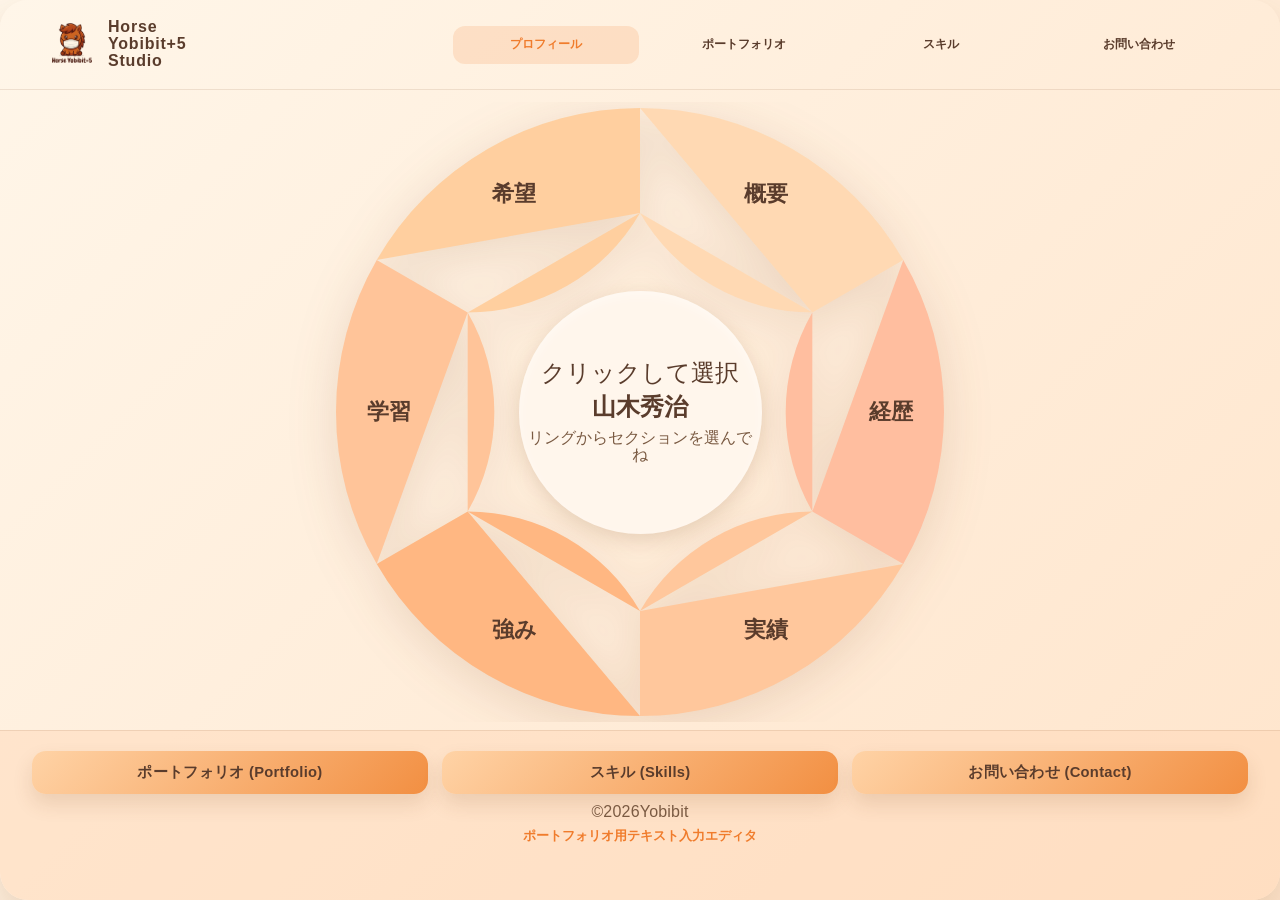
<file: yh_portfolio/profile.html>
﻿<!DOCTYPE html>
<html lang="ja">

<head>
  <meta charset="UTF-8" />
  <meta name="viewport" content="width=device-width, initial-scale=1.0" />
  <title>YH Portfolio Profile</title>
  <link rel="stylesheet" href="css/common.css" />
  <link rel="stylesheet" href="css/profile.css" />
</head>

<body>
  <article class="stage site site--profile" aria-label="プロフィールページ">
    <header class="site__header">
      <div class="brand site__brand">
        <div class="brand-mark site__brand-mark" aria-hidden="true">
          <img src="image/HYlogo.png" alt="" />
        </div>
        <div class="brand-text site__brand-text"><span>Horse</span><span>Yobibit+5</span><span>Studio</span></div>
      </div>
      <nav class="site__nav" aria-label="ページ遷移">
        <a href="profile.html" aria-current="page">プロフィール</a>
        <a href="portfolio.html">ポートフォリオ</a>
        <a href="skills.html">スキル</a>
        <a href="contact.html">お問い合わせ</a>
      </nav>
    </header>

    <main class="main profile-page__main" role="main">
      <div class="donut-area">
        <div class="instruction" id="instruction">
          <pre id="instructionLead">クリックして選択</pre>
          <strong class="instruction-name" id="instructionName">
            <pre>Yobibit</pre>
          </strong>
          <span id="instructionSub">
            <pre>リングからセクションを選んでね</pre>
          </span>
        </div>
        <svg class="donut" viewBox="0 0 440 440" aria-label="セクション メニュー" role="presentation"></svg>
      </div>

      <div class="main-background-dim" id="dim"></div>
      <article class="content-panel" id="panel" aria-live="polite" aria-hidden="true">
        <div>
          <h2 id="panelTitle">セクションタイトル</h2>
          <ul id="panelList"></ul>
          <p id="panelNote"></p>
        </div>
        <button class="close-btn" id="closeBtn">閉じる</button>
      </article>

      <aside class="center-placeholder" aria-hidden="true"></aside>
    </main>

    <footer class="site__footer" aria-label="ボトムバー">
      <nav class="site__footer-nav" aria-label="Footer Navigation">
        <a class="site__footer-card is-current" href="profile.html" aria-hidden="true" tabindex="-1">プロフィール
          (Profile)</a>
        <a class="site__footer-card" href="portfolio.html" aria-hidden="false" tabindex="0">ポートフォリオ
          (Portfolio)</a>
        <a class="site__footer-card" href="skills.html" aria-hidden="false" tabindex="0">スキル (Skills)</a>
        <a class="site__footer-card" href="contact.html" aria-hidden="false" tabindex="0">お問い合わせ
          (Contact)</a>
      </nav>
      <div class="site__footer-meta">
        <details class="site__footer-meta-menu">
          <summary class="site__footer-menu-toggle" aria-label="フッターメニューを開く">
            <span class="site__footer-menu-icon"><span></span></span>
          </summary>
          <nav class="site__footer-menu-panel" aria-label="Footer quick menu">
            <a class="site__footer-menu-link is-current" href="profile.html" aria-current="page">プロフィール</a>
            <a class="site__footer-menu-link" href="portfolio.html">ポートフォリオ</a>
            <a class="site__footer-menu-link" href="skills.html">スキル</a>
            <a class="site__footer-menu-link" href="contact.html">お問合せ</a>
          </nav>
        </details>
        <div class="site__footer-meta-center">
          <p class="copyright">©2026Yobibit</p>
          <a class="site__footer-meta-link" href="content_editor.html">ポートフォリオ用テキスト入力エディタ</a>
        </div>
      </div>
    </footer>

  </article>

  <script>
    const svg = document.querySelector('.donut');
    const donutArea = document.querySelector('.donut-area');
    const instruction = document.getElementById('instruction');
    const instructionLead = document.getElementById('instructionLead');
    const instructionName = document.getElementById('instructionName');
    const instructionSub = document.getElementById('instructionSub');
    const panel = document.getElementById('panel');
    const panelTitle = document.getElementById('panelTitle');
    const panelList = document.getElementById('panelList');
    const panelNote = document.getElementById('panelNote');
    const closeBtn = document.getElementById('closeBtn');
    const dim = document.getElementById('dim');

    const DATA_URL = 'content.json';
    const DEFAULT_DISPLAY_NAME = 'Yobibit';
    const DEFAULT_SECTIONS = [
      {
        key: '概要',
        title: '概要 / About',
        bullets: ['氏名: 山田太郎 / 29歳 / 東京在住', '希望職種: フロントエンドエンジニア', '3行サマリー: UI/UX志向・迅速な試作・丁寧な運用']
      },
      {
        key: '経歴',
        title: '経歴 / Career',
        bullets: ['製造業: 生産ライン改善に従事 (2年)', '店舗運営: 接客・売場企画を担当 (3年)', '転身: Web開発へシフトし現職でUI改善に従事']
      },
      {
        key: '実績',
        title: '実績 / Works',
        bullets: ['社内ポータルのUI刷新で離脱率20%改善', '受注管理画面のモバイル対応を主導', 'LP A/BテストでCVR+15%']
      },
      {
        key: '強み',
        title: '強み / Strength',
        bullets: ['複雑な要件をビジュアルに整理', 'アクセシビリティ配慮の実装', 'デザイナー/企画との橋渡し']
      },
      {
        key: '学習',
        title: '学習 / Learning',
        bullets: ['TypeScript + ReactでのUI開発', 'SVG/Canvasでのインタラクション設計', '色彩・タイポグラフィ設計を継続学習'],
        note: '資格: 色彩検定2級 / TOEIC780'
      },
      {
        key: '希望',
        title: '希望 / Aspiration',
        bullets: ['入社可能時期: 2024年6月以降', '勤務地: 首都圏 / リモート歓迎', '志向: 長期でUIを育てられる環境を希望'],
        note: '働き方は柔軟に相談可能です。'
      }
    ];
    let displayName = DEFAULT_DISPLAY_NAME;
    let sections = DEFAULT_SECTIONS;

    const colors = ['#ffd9b3', '#ffbe9f', '#ffc79c', '#ffb782', '#ffc499', '#ffcf9f'];
    const activeColor = '#f07c2c';

    const center = { x: 220, y: 220, rOuter: 220, rInner: 144 };

    const polarToCartesian = (cx, cy, r, angleDeg) => {
      const rad = ((angleDeg - 90) * Math.PI) / 180;
      return {
        x: cx + r * Math.cos(rad),
        y: cy + r * Math.sin(rad)
      };
    };

    const describeArc = (cx, cy, r, startAngle, endAngle) => {
      const start = polarToCartesian(cx, cy, r, endAngle);
      const end = polarToCartesian(cx, cy, r, startAngle);
      const large = endAngle - startAngle <= 180 ? '0' : '1';
      return ['M', start.x, start.y, 'A', r, r, 0, large, 0, end.x, end.y].join(' ');
    };

    const buildRingPath = (startAngle, endAngle, outer, inner) => {
      const outerArc = describeArc(center.x, center.y, outer, startAngle, endAngle);
      const innerArc = describeArc(center.x, center.y, inner, endAngle, startAngle);
      const startOuter = polarToCartesian(center.x, center.y, outer, endAngle);
      const startInner = polarToCartesian(center.x, center.y, inner, endAngle);
      const endInner = polarToCartesian(center.x, center.y, inner, startAngle);

      return `${outerArc} L ${startInner.x} ${startInner.y} ${innerArc} Z`;
    };

    const createDonut = () => {
      svg.innerHTML = '';
      sections.forEach((section, index) => {
        const start = index * 60;
        const end = start + 60;
        const path = document.createElementNS('http://www.w3.org/2000/svg', 'path');
        path.setAttribute('d', buildRingPath(start, end, center.rOuter, center.rInner));
        path.setAttribute('fill', colors[index % colors.length]);
        path.setAttribute('tabindex', '0');
        path.setAttribute('role', 'button');
        path.setAttribute('aria-label', `${section.key} を開く`);
        path.dataset.key = section.key;
        path.dataset.index = index;
        path.addEventListener('click', () => openPanel(section, path));
        path.addEventListener('keydown', (e) => {
          if (e.key === 'Enter' || e.key === ' ') {
            e.preventDefault();
            openPanel(section, path);
          }
        });

        const labelAngle = start + 30;
        const labelRadius = (center.rOuter + center.rInner) / 2;
        const pos = polarToCartesian(center.x, center.y, labelRadius, labelAngle);

        const text = document.createElementNS('http://www.w3.org/2000/svg', 'text');
        text.setAttribute('x', pos.x);
        text.setAttribute('y', pos.y + 5);
        text.setAttribute('text-anchor', 'middle');
        text.setAttribute('fill', varColor('--text-main'));
        text.setAttribute('font-size', '16');
        text.setAttribute('font-weight', '700');
        text.textContent = section.key;

        svg.appendChild(path);
        svg.appendChild(text);
      });
    };

    const varColor = (name) => getComputedStyle(document.documentElement).getPropertyValue(name);

    function normalizeProfileSections(rawSections) {
      if (!Array.isArray(rawSections)) return null;
      const map = new Map(rawSections.filter(Boolean).map((s) => [s.key, s]));
      return DEFAULT_SECTIONS.map((base, index) => {
        const src = map.get(base.key) || rawSections[index];
        if (!src) return base;
        const rows = Array.isArray(src.rows) ? src.rows : [];
        const bullets = [0, 1, 2].map((i) => {
          const value = rows[i];
          return value && String(value).trim() ? String(value) : base.bullets[i];
        });
        const note = typeof src.note === 'string' && src.note.trim() ? src.note : base.note;
        return { key: base.key, title: base.title, bullets, note };
      });
    }

    function normalizeDisplayName(rawName) {
      if (typeof rawName !== 'string') return DEFAULT_DISPLAY_NAME;
      const normalized = rawName.trim();
      return normalized || DEFAULT_DISPLAY_NAME;
    }

    function renderDisplayName() {
      instructionName.querySelector('pre').textContent = displayName;
    }

    async function loadProfileData() {
      try {
        const res = await fetch(DATA_URL, { cache: 'no-store' });
        if (!res.ok) throw new Error('Failed to load content.json');
        const data = await res.json();
        displayName = normalizeDisplayName(data?.profile?.displayName);
        const normalized = normalizeProfileSections(data?.profile?.sections);
        if (normalized) sections = normalized;
      } catch (e) {
        displayName = DEFAULT_DISPLAY_NAME;
        sections = DEFAULT_SECTIONS;
      }
    }

    let activePath = null;

    const openPanel = (section, pathEl) => {
      panelTitle.textContent = section.title;
      panelList.innerHTML = '';
      section.bullets.forEach((item) => {
        const li = document.createElement('li');
        li.textContent = item;
        panelList.appendChild(li);
      });
      panelNote.textContent = section.note || '補足メモ: 必要に応じて差し替えてください。';

      if (activePath && activePath !== pathEl) {
        activePath.setAttribute('fill', colors[activePath.dataset.index]);
      }
      pathEl.setAttribute('fill', activeColor);
      activePath = pathEl;

      instruction.style.opacity = '0';
      instruction.style.transform = 'scale(0.9)';

      panel.setAttribute('aria-hidden', 'false');
      panel.classList.add('active');
      dim.classList.add('visible');
    };

    const closePanel = () => {
      if (activePath) {
        activePath.setAttribute('fill', colors[activePath.dataset.index]);
      }
      activePath = null;
      panel.classList.remove('active');
      panel.setAttribute('aria-hidden', 'true');
      dim.classList.remove('visible');
      instruction.style.opacity = '1';
      instruction.style.transform = 'scale(1)';
    };

    closeBtn.addEventListener('click', closePanel);
    dim.addEventListener('click', closePanel);
    document.addEventListener('keydown', (e) => {
      if (e.key === 'Escape') {
        closePanel();
      }
    });

    const fitDonutToMain = () => {
      const rect = donutArea.getBoundingClientRect();
      const availableWidth = Math.max(0, rect.width - 12);
      const availableHeight = Math.max(0, rect.height - 12);
      const side = Math.floor(Math.min(availableWidth, availableHeight));
      if (side <= 0) return;

      // Always keep the donut inside the main area.
      donutArea.style.setProperty('--donut-size', `${side}px`);

      // Center helper circle tracks donut size and never exceeds it.
      const instructionSize = Math.min(Math.floor(side * 0.6), Math.max(72, Math.floor(side * 0.4)));
      donutArea.style.setProperty('--instruction-size', `${Math.min(instructionSize, side)}px`);
      let titleSize = Math.max(8, Math.min(24, Math.floor(instructionSize * 0.16)));
      let nameSize = Math.max(10, Math.min(28, Math.floor(instructionSize * 0.19)));
      let subSize = Math.max(6, Math.min(16, Math.floor(instructionSize * 0.11)));
      let gapSize = Math.max(1, Math.min(8, Math.floor(instructionSize * 0.05)));
      let hideLead = side <= 280;
      const applyInstructionTypography = () => {
        donutArea.style.setProperty('--instruction-title-size', `${titleSize}px`);
        donutArea.style.setProperty('--instruction-name-size', `${nameSize}px`);
        donutArea.style.setProperty('--instruction-sub-size', `${subSize}px`);
        donutArea.style.setProperty('--instruction-gap', `${gapSize}px`);
        instructionLead.hidden = hideLead;
      };

      applyInstructionTypography();

      // Guarantee text stays inside the center circle at small sizes.
      let guard = 0;
      while (
        guard < 20 &&
        (instruction.scrollHeight > instruction.clientHeight || instruction.scrollWidth > instruction.clientWidth)
      ) {
        if (subSize > 5) {
          subSize -= 1;
        } else if (!hideLead) {
          hideLead = true;
        } else if (titleSize > 7) {
          titleSize -= 1;
        } else if (gapSize > 0) {
          gapSize -= 1;
        } else if (nameSize > 8) {
          nameSize -= 1;
        } else {
          break;
        }
        applyInstructionTypography();
        guard += 1;
      }
    };

    async function init() {
      await loadProfileData();
      renderDisplayName();
      createDonut();
      fitDonutToMain();
    }

    if ('ResizeObserver' in window) {
      const ro = new ResizeObserver(() => fitDonutToMain());
      ro.observe(donutArea);
      ro.observe(document.querySelector('.main'));
    }

    window.addEventListener('resize', fitDonutToMain);
    window.addEventListener('orientationchange', fitDonutToMain);

    init();
  </script>
</body>

</html>
</file>
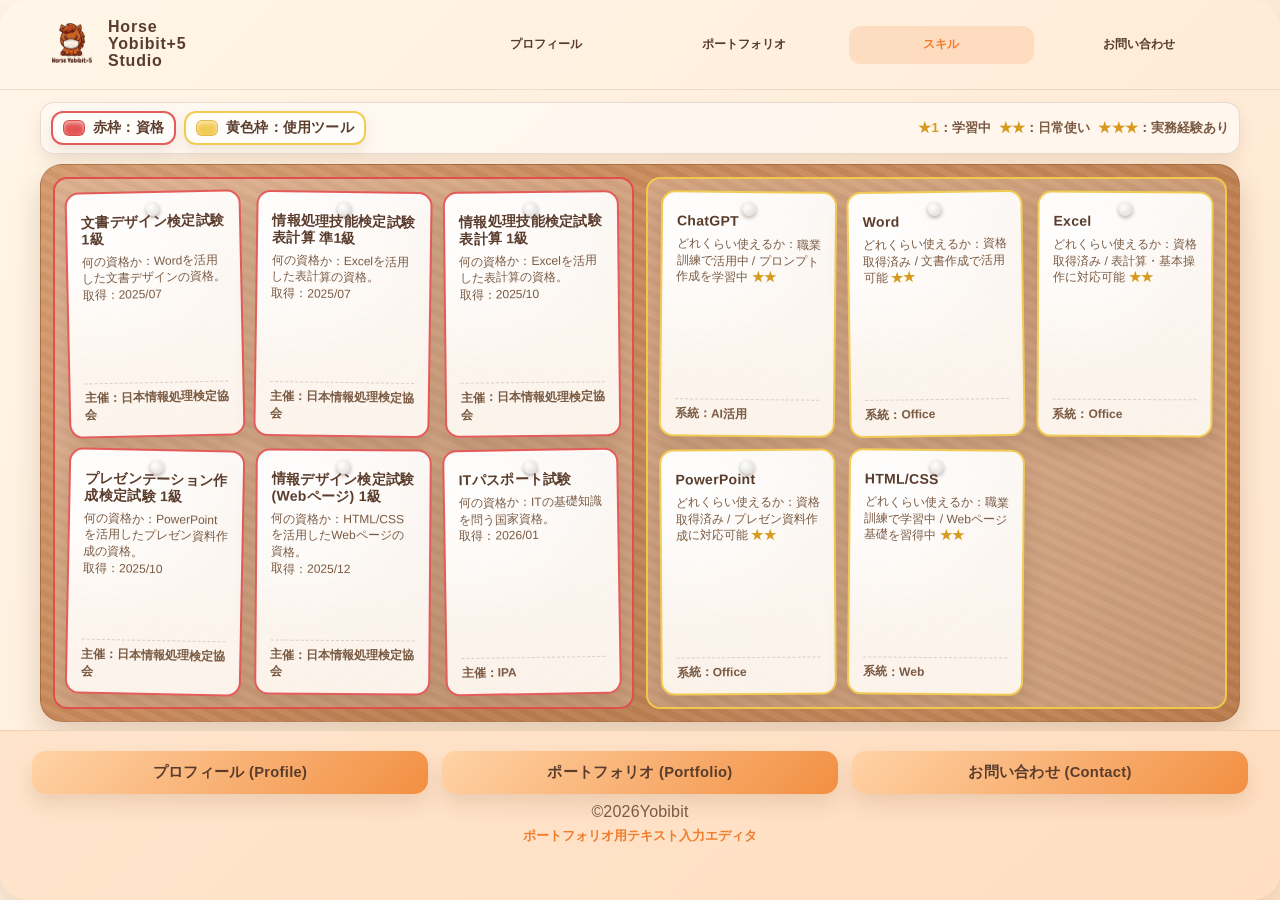
<file: yh_portfolio/skills.html>
﻿<!DOCTYPE html>
<html lang="ja">
<head>
  <meta charset="UTF-8" />
  <meta name="viewport" content="width=device-width, initial-scale=1.0" />
    <title>YH Portfolio Skills</title>
  <link rel="stylesheet" href="css/common.css" />
  <link rel="stylesheet" href="css/skills.css" />
</head>
<body>
  <article class="stage site site--skills" aria-label="スキルページ">
    <header class="site__header">
      <div class="brand site__brand">
        <div class="brand-mark site__brand-mark" aria-hidden="true">
          <img src="image/HYlogo.png" alt="" />
        </div>
        <div class="brand-text site__brand-text"><span>Horse</span><span>Yobibit+5</span><span>Studio</span></div>
      </div>

      <nav class="site__nav" aria-label="ページ遷移">
        <a href="profile.html">プロフィール</a>
        <a href="portfolio.html">ポートフォリオ</a>
        <a href="skills.html" aria-current="page">スキル</a>
        <a href="contact.html">お問い合わせ</a>
      </nav>
    </header>

    <main class="main skills-page__main" role="main" aria-label="資格と使用ツールの一覧">
      <section class="skills-wrap">

        <!-- コルクボードの上（外側）：赤＝資格、黄色＝ツール、★説明 -->
        <section class="legend" aria-label="凡例">
          <div class="left">
            <div class="badge cert">
              <span class="chip" aria-hidden="true"></span>
              <span>赤枠：資格</span>
            </div>
            <div class="badge tool">
              <span class="chip" aria-hidden="true"></span>
              <span>黄色枠：使用ツール</span>
            </div>
          </div>

          <div class="right">
            <div class="stars" aria-label="使用ツールの評価">
              <span><b>★1</b>：学習中</span>
              <span><b>★★</b>：日常使い</span>
              <span><b>★★★</b>：実務経験あり</span>
            </div>
          </div>
        </section>

        <!-- コルクボード本体：1200×580 -->
        <section class="corkboard" aria-label="コルクボード">
          <div class="board-inner">
            <!-- 資格エリア（左 800） -->
            <div class="area cert" id="certArea" aria-label="資格">
              <!-- ここから下はダミーです。実データに差し替えてください。 -->
              <article class="paper cert" style="--tilt:-1.2deg;">
                <h3>資格名A<br>（2行目）</h3>
                <div class="mid">何の資格か：例）◯◯検定<br>取得：2025/12/24</div>
                <div class="bottom">主催：例）◯◯協会</div>
              </article>

              <article class="paper cert" style="--tilt:0.8deg;">
                <h3>資格名B</h3>
                <div class="mid">何の資格か：例）◯◯資格<br>取得：2025/10/01</div>
                <div class="bottom">主催：例）◯◯機構</div>
              </article>

              <article class="paper cert" style="--tilt:-0.6deg;">
                <h3>資格名C</h3>
                <div class="mid">何の資格か：例）◯◯検定<br>取得：2025/08/15</div>
                <div class="bottom">主催：例）◯◯協会</div>
              </article>

              <article class="paper cert" style="--tilt:1.1deg;">
                <h3>資格名D</h3>
                <div class="mid">何の資格か：例）◯◯講習<br>取得：2025/06/30</div>
                <div class="bottom">主催：例）◯◯センター</div>
              </article>

              <article class="paper cert" style="--tilt:0.4deg;">
                <h3>資格名E</h3>
                <div class="mid">何の資格か：例）◯◯認定<br>取得：2025/04/20</div>
                <div class="bottom">主催：例）◯◯機関</div>
              </article>

              <article class="paper cert" style="--tilt:-0.9deg;">
                <h3>資格名F</h3>
                <div class="mid">何の資格か：例）◯◯検定<br>取得：2025/02/03</div>
                <div class="bottom">主催：例）◯◯団体</div>
              </article>

              <article class="paper cert" style="--tilt:0.7deg;">
                <h3>資格名G</h3>
                <div class="mid">何の資格か：例）◯◯資格<br>取得：2024/12/10</div>
                <div class="bottom">主催：例）◯◯協会</div>
              </article>

              <!-- 8枚目：通常カード例（必要に応じて「その他カード」に置換） -->
              <article class="paper cert" style="--tilt:-0.3deg;">
                <h3>資格名H</h3>
                <div class="mid">何の資格か：例）◯◯認定<br>取得：2024/09/01</div>
                <div class="bottom">主催：例）◯◯機構</div>
              </article>

              <!-- 置換用：その他カード（必要時に8枚目と差し替え）
              <article class="paper other" style="--tilt:-0.3deg;">
                <h3>その他</h3>
                <div class="list">資格名I / 資格名J / 資格名K<br>資格名L / 資格名M</div>
                <div class="bottom">※2行固定（brで調整）</div>
              </article>
              -->
            </div>

            <!-- ツールエリア（右 400） -->
            <div class="area tool" id="toolArea" aria-label="使用ツール">
              <!-- ここから下はダミーです。実データに差し替えてください。 -->
              <article class="paper tool" style="--tilt:0.6deg;">
                <h3>ツール名A</h3>
                <div class="mid">どれくらい使えるか：<span class="rate">★★</span></div>
                <div class="bottom">系統：例）制作補助</div>
              </article>

              <article class="paper tool" style="--tilt:-0.8deg;">
                <h3>ツール名B</h3>
                <div class="mid">どれくらい使えるか：<span class="rate">★</span></div>
                <div class="bottom">系統：例）開発</div>
              </article>

              <article class="paper tool" style="--tilt:0.3deg;">
                <h3>ツール名C</h3>
                <div class="mid">どれくらい使えるか：<span class="rate">★★</span></div>
                <div class="bottom">系統：例）デザイン</div>
              </article>

              <article class="paper tool" style="--tilt:-0.4deg;">
                <h3>ツール名D</h3>
                <div class="mid">どれくらい使えるか：<span class="rate">★</span></div>
                <div class="bottom">系統：例）学習</div>
              </article>
            </div>
          </div>
        </section>
      </section>
    </main>

        <footer class="site__footer" aria-label="ボトムバー">
      <nav class="site__footer-nav" aria-label="Footer Navigation">
        <a class="site__footer-card" href="profile.html" aria-hidden="false" tabindex="0">プロフィール (Profile)</a>
        <a class="site__footer-card" href="portfolio.html" aria-hidden="false" tabindex="0">ポートフォリオ (Portfolio)</a>
        <a class="site__footer-card is-current" href="skills.html" aria-hidden="true" tabindex="-1">スキル (Skills)</a>
        <a class="site__footer-card" href="contact.html" aria-hidden="false" tabindex="0">お問い合わせ (Contact)</a>
      </nav>
      <div class="site__footer-meta">
        <details class="site__footer-meta-menu">
          <summary class="site__footer-menu-toggle" aria-label="フッターメニューを開く">
            <span class="site__footer-menu-icon"><span></span></span>
          </summary>
          <nav class="site__footer-menu-panel" aria-label="Footer quick menu">
            <a class="site__footer-menu-link" href="profile.html">プロフィール</a>
            <a class="site__footer-menu-link" href="portfolio.html">ポートフォリオ</a>
            <a class="site__footer-menu-link is-current" href="skills.html" aria-current="page">スキル</a>
            <a class="site__footer-menu-link" href="contact.html">お問合せ</a>
          </nav>
        </details>
        <div class="site__footer-meta-center">
          <p class="copyright">©2026Yobibit</p>
          <a class="site__footer-meta-link" href="content_editor.html">ポートフォリオ用テキスト入力エディタ</a>
        </div>
      </div>
    </footer>
  </article>
  <script>
    const DATA_URL = 'content.json';
    const DEFAULT_SKILLS = {
      certs: [
        { name: '資格名A（2行目）', desc: '◯◯検定', date: '2025/12/24', org: '◯◯協会' },
        { name: '資格名B', desc: '◯◯資格', date: '2025/10/01', org: '◯◯機構' },
        { name: '資格名C', desc: '◯◯検定', date: '2025/08/15', org: '◯◯協会' },
        { name: '資格名D', desc: '◯◯講習', date: '2025/06/30', org: '◯◯センター' },
        { name: '資格名E', desc: '◯◯認定', date: '2025/04/20', org: '◯◯機関' },
        { name: '資格名F', desc: '◯◯検定', date: '2025/02/03', org: '◯◯団体' },
        { name: '資格名G', desc: '◯◯資格', date: '2024/12/10', org: '◯◯協会' },
        { name: '資格名H', desc: '◯◯認定', date: '2024/09/01', org: '◯◯機構' }
      ],
      tools: [
        { name: 'ツール名A', levelText: '日常使い', stars: 2, category: '制作補助' },
        { name: 'ツール名B', levelText: '学習中', stars: 1, category: '開発' },
        { name: 'ツール名C', levelText: '日常使い', stars: 2, category: 'デザイン' },
        { name: 'ツール名D', levelText: '学習中', stars: 1, category: '学習' }
      ]
    };

    const certArea = document.getElementById('certArea');
    const toolArea = document.getElementById('toolArea');
    const certTilts = [-1.2, 0.8, -0.6, 1.1, 0.4, -0.9, 0.7, -0.3];
    const toolTilts = [0.6, -0.8, 0.3, -0.4, 0.5, -0.5];

    function escapeHtml(str) {
      return String(str)
        .replaceAll('&', '&amp;')
        .replaceAll('<', '&lt;')
        .replaceAll('>', '&gt;')
        .replaceAll('"', '&quot;')
        .replaceAll("'", '&#039;');
    }

    function normalizeSkills(raw) {
      if (!raw) return null;
      const certs = Array.isArray(raw.certs) ? raw.certs : [];
      const tools = Array.isArray(raw.tools) ? raw.tools : [];
      if (certs.length === 0 && tools.length === 0) return null;
      return { certs, tools };
    }

    function renderCerts(list) {
      certArea.innerHTML = list.map((c, index) => {
        const tilt = certTilts[index % certTilts.length];
        const name = escapeHtml(c.name || '');
        const desc = escapeHtml(c.desc || '');
        const date = escapeHtml(c.date || '');
        const org = escapeHtml(c.org || '');
        return `
          <article class="paper cert" style="--tilt:${tilt}deg;">
            <h3>${name || '資格名'}</h3>
            <div class="mid">何の資格か：${desc || '—'}<br>取得：${date || '—'}</div>
            <div class="bottom">主催：${org || '—'}</div>
          </article>
        `;
      }).join('');
    }

    function renderTools(list) {
      toolArea.innerHTML = list.map((t, index) => {
        const tilt = toolTilts[index % toolTilts.length];
        const name = escapeHtml(t.name || '');
        const levelText = escapeHtml(t.levelText || '');
        const stars = Math.max(1, Math.min(3, Number(t.stars) || 1));
        const starText = '★'.repeat(stars);
        const category = escapeHtml(t.category || '');
        return `
          <article class="paper tool" style="--tilt:${tilt}deg;">
            <h3>${name || 'ツール名'}</h3>
            <div class="mid">どれくらい使えるか：${levelText || '—'} <span class="rate">${starText}</span></div>
            <div class="bottom">系統：${category || '—'}</div>
          </article>
        `;
      }).join('');
    }

    async function loadSkillsData() {
      try {
        const res = await fetch(DATA_URL, { cache: 'no-store' });
        if (!res.ok) throw new Error('Failed to load content.json');
        const data = await res.json();
        const normalized = normalizeSkills(data?.skills);
        if (!normalized) throw new Error('No skills data');
        const certs = normalized.certs.length ? normalized.certs : DEFAULT_SKILLS.certs;
        const tools = normalized.tools.length ? normalized.tools : DEFAULT_SKILLS.tools;
        renderCerts(certs);
        renderTools(tools);
      } catch (e) {
        renderCerts(DEFAULT_SKILLS.certs);
        renderTools(DEFAULT_SKILLS.tools);
      }
    }

    loadSkillsData();
  </script>
</body>
</html>
</file>
<file: yh_portfolio/css/common.css>
﻿:root {
  --warm-bg: linear-gradient(135deg, #fff6e9 0%, #ffe5cc 100%);
  --deep-orange: #f07c2c;
  --soft-orange: #ffb782;
  --pale-orange: #ffe0c7;
  --text-main: #5a3c2c;
  --muted-text: #7a5a42;
  --panel-bg: #fffaf4;
  --shadow: 0 14px 38px rgba(120, 70, 30, 0.14);
  --btn-grad-primary: linear-gradient(135deg, #ffd3a6, #f28f42);
  --btn-grad-secondary: linear-gradient(135deg, #fff2e0, #ffd6b0);
  --btn-shadow-rest: 0 10px 20px rgba(120, 70, 30, 0.14);
  --btn-shadow-hover: 0 12px 22px rgba(120, 70, 30, 0.18);
  --btn-shadow-active: 0 8px 16px rgba(120, 70, 30, 0.16);
}

* {
  box-sizing: border-box;
}

html,
body {
  height: 100%;
  margin: 0;
  padding: 0;
}

body {
  font-family: "Segoe UI", "Hiragino Sans", "Noto Sans JP", sans-serif;
  background: var(--warm-bg);
  color: var(--text-main);
  display: flex;
  justify-content: center;
  align-items: stretch;
  min-height: 100dvh;
  overflow: hidden;
  overscroll-behavior-x: none;
}

html {
  overscroll-behavior-x: none;
}

.stage,
.site {
  width: min(1440px, 100vw);
  height: 100%;
  min-height: 480px;
  max-height: 910px;
  background: var(--warm-bg);
  border-radius: 28px;
  box-shadow: 0 18px 40px rgba(110, 60, 20, 0.16);
  display: grid;
  grid-template-rows: auto minmax(0, 1fr) auto;
  overflow: hidden;
  position: relative;
}

header,
.site__header {
  min-height: 90px;
  display: grid;
  grid-template-columns: 1fr 2fr;
  align-items: center;
  padding: 0 48px;
  border-bottom: 1px solid rgba(120, 70, 30, 0.12);
  column-gap: 16px;
}

nav,
.site__nav {
  display: grid;
  grid-template-columns: repeat(4, minmax(0, 1fr));
  gap: 12px;
  width: 100%;
  justify-self: end;
  align-items: center;
  align-content: center;
}

.brand,
.site__brand {
  font-weight: 700;
  font-size: inherit;
  letter-spacing: 0.8px;
  display: flex;
  gap: 12px;
  white-space: nowrap;
  min-width: 0;
}

.brand-mark,
.site__brand-mark {
  width: 48px;
  height: 48px;
  flex: 0 0 48px;
  border-radius: 12px;
  padding: 4px;
  overflow: visible;
  background: transparent;
}

.brand-mark img,
.site__brand-mark img {
  width: 100%;
  height: 100%;
  display: block;
  object-fit: contain;
  mix-blend-mode: multiply;
}

.brand-text,
.site__brand-text {
  font-size: clamp(12px, 1.25vw, 20px);
  line-height: 1.05;
  min-width: 0;
}

.brand-text span,
.site__brand-text span {
  display: block;
}

nav a,
.site__nav a {
  text-decoration: none;
  color: var(--text-main);
  font-weight: 600;
  margin-left: 0;
  padding: 8px 10px;
  border-radius: 12px;
  transition: background 0.3s ease, color 0.3s ease;
  white-space: nowrap;
  display: flex;
  align-items: center;
  justify-content: center;
  align-self: center;
  height: auto;
  min-height: 38px;
  text-align: center;
  font-size: clamp(10px, 0.95vw, 15px);
}

nav a:hover,
.site__nav a:hover,
nav a:focus-visible {
  background: rgba(240, 124, 44, 0.12);
  outline: none;
  color: var(--deep-orange);
}

nav a[aria-current="page"],
.site__nav a[aria-current="page"] {
  background: rgba(240, 124, 44, 0.16);
  color: var(--deep-orange);
}

.site__footer {
  height: auto; min-height: 170px;
  flex: 0 0 auto;
  display: flex;
  flex-direction: column;
  align-items: stretch;
  justify-content: center;
  gap: 8px;
  padding: 6px 0 max( 40px, env(safe-area-inset-bottom));
  background: rgba(255, 214, 179, 0.45);
  border-top: 1px solid rgba(120, 70, 30, 0.12);
}

.site__footer-nav {
  width: 100%;
  padding: 0 32px;
  display: grid;
  grid-template-columns: 1fr;
  gap: 14px;
}

.site__footer-meta {
  position: relative;
  display: flex;
  align-items: center;
  justify-content: center;
  min-height: 44px;
  padding: 2px 16px 0;
}

.site__footer-meta-menu {
  position: absolute;
  left: 16px;
  top: 50%;
  transform: translateY(-50%);
  z-index: 2;
  display: none;
}

.site__footer-menu-toggle {
  list-style: none;
  width: 40px;
  height: 40px;
  border-radius: 12px;
  display: inline-flex;
  align-items: center;
  justify-content: center;
  cursor: pointer;
  background: rgba(255, 250, 244, 0.9);
  border: 1px solid rgba(120, 70, 30, 0.18);
  box-shadow: 0 8px 16px rgba(120, 70, 30, 0.12);
}

.site__footer-menu-toggle::-webkit-details-marker {
  display: none;
}

.site__footer-menu-toggle:focus-visible {
  outline: 2px solid rgba(240, 124, 44, 0.55);
  outline-offset: 2px;
}

.site__footer-menu-icon {
  position: relative;
  width: 18px;
  height: 12px;
}

.site__footer-menu-icon::before,
.site__footer-menu-icon::after,
.site__footer-menu-icon span {
  content: "";
  position: absolute;
  left: 0;
  width: 100%;
  height: 2px;
  border-radius: 999px;
  background: var(--text-main);
}

.site__footer-menu-icon::before {
  top: 0;
}

.site__footer-menu-icon span {
  top: 5px;
}

.site__footer-menu-icon::after {
  bottom: 0;
}

.site__footer-menu-panel {
  position: absolute;
  left: 0;
  bottom: calc(100% + 10px);
  min-width: 220px;
  padding: 10px;
  border-radius: 16px;
  background: rgba(255, 250, 244, 0.98);
  border: 1px solid rgba(120, 70, 30, 0.18);
  box-shadow: 0 16px 28px rgba(120, 70, 30, 0.18);
  display: grid;
  grid-template-columns: 1fr;
  gap: 8px;
}

.site__footer-menu-link {
  display: block;
  padding: 10px 12px;
  border-radius: 12px;
  text-decoration: none;
  font-size: 13px;
  font-weight: 700;
  color: var(--text-main);
  background: rgba(255, 255, 255, 0.8);
}

.site__footer-menu-link:focus-visible {
  background: rgba(240, 124, 44, 0.12);
  color: var(--deep-orange);
  outline: none;
}

.site__footer-menu-link.is-current {
  display: none;
}

.site__footer-meta-center {
  position: absolute;
  left: 50%;
  top: 50%;
  transform: translate(-50%, -50%);
  display: flex;
  flex-direction: column;
  align-items: center;
  justify-content: center;
  gap: 6px;
  text-align: center;
}

.site__footer-card {
  min-height: 24px;
  display: flex;
  align-items: center;
  justify-content: center;
  text-align: center;
  padding: 12px 14px;
  border-radius: 14px;
  text-decoration: none;
  font-weight: 800;
  font-size: clamp(13px, 1.15vw, 17px);
  line-height: 1.3;
  letter-spacing: 0.3px;
  white-space: normal;
  overflow-wrap: anywhere;
  color: var(--text-main);
  background: var(--btn-grad-primary);
  box-shadow: var(--btn-shadow-rest);
  transition: transform 0.2s ease, box-shadow 0.2s ease;
}

.site__footer-card:hover,
.site__footer-card:focus-visible {
  transform: translateY(-1px);
  box-shadow: var(--btn-shadow-hover);
  outline: none;
}

.site__footer-card:active {
  transform: translateY(0);
  box-shadow: var(--btn-shadow-active);
}

.site__footer-card.is-current {
  display: none;
  pointer-events: none;
}

.copyright {
  margin: 0;
  text-align: center;
  font-size: 16px;
  color: var(--muted-text);
  letter-spacing: 0.2px;
}

.site__footer-meta-link {
  text-align: center;
  font-size: 13px;
  font-weight: 700;
  color: var(--deep-orange);
  text-decoration: none;
  transition: color 0.2s ease, opacity 0.2s ease;
}

.site__footer-meta-link:focus-visible {
  color: #c5621d;
  opacity: 0.9;
  outline: none;
}

.nav-button {
  display: block;
  width: 100%;
  background: var(--btn-grad-primary);
  color: var(--text-main);
  text-align: center;
  padding: 18px 14px;
  border-radius: 14px;
  text-decoration: none;
  font-weight: 700;
  letter-spacing: 0.6px;
  box-shadow: var(--btn-shadow-rest);
  transition: transform 0.2s ease, box-shadow 0.2s ease;
}

.nav-button:hover,
.nav-button:focus-visible {
  transform: translateY(-1px);
  box-shadow: var(--btn-shadow-hover);
  outline: none;
}

.nav-button:active {
  transform: translateY(0);
  box-shadow: var(--btn-shadow-active);
}

.page-nav {
  border: none;
  cursor: pointer;
  border-radius: 999px;
  padding: 8px 14px;
  background: var(--btn-grad-primary);
  color: rgba(65, 30, 12, 0.95);
  font-weight: 800;
  font-size: clamp(11px, 0.8vw, 13px);
  box-shadow: var(--btn-shadow-rest);
  transition: transform 160ms ease, box-shadow 160ms ease, filter 160ms ease;
}

.page-nav:hover:not(:disabled),
.page-nav:focus-visible:not(:disabled) {
  transform: translateY(-1px);
  box-shadow: var(--btn-shadow-hover);
  filter: brightness(1.02);
  outline: none;
}

.page-nav:disabled {
  opacity: 0.45;
  cursor: not-allowed;
  box-shadow: none;
}

.chips {
  display: flex;
  flex-wrap: wrap;
  gap: 8px;
  align-items: center;
}

.chip {
  display: inline-flex;
  align-items: center;
  gap: 6px;
  padding: 6px 10px;
  border-radius: 999px;
  font-size: 12px;
  font-weight: 800;
  color: rgba(65, 30, 12, 0.86);
  background: rgba(255, 246, 238, 0.95);
  border: 1px solid rgba(120, 70, 30, 0.12);
  box-shadow: 0 8px 14px rgba(120, 70, 30, 0.10);
}

.content-panel ul {
  margin: 6px 0 0;
  padding-left: 18px;
  color: var(--muted-text);
  line-height: 1.6;
}

.content-panel p {
  margin: 6px 0 0;
  color: var(--muted-text);
  line-height: 1.5;
}

.close-btn:hover,
.close-btn:focus-visible {
  transform: translateY(-1px);
  box-shadow: 0 12px 24px rgba(240, 124, 44, 0.32);
  outline: none;
}

.close-btn:active {
  transform: translateY(0);
  box-shadow: 0 8px 18px rgba(240, 124, 44, 0.22);
}

.main-background-dim {
  position: absolute;
  inset: 0;
  background: rgba(90, 52, 30, 0.1);
  opacity: 0;
  pointer-events: none;
  transition: opacity 0.3s ease;
  z-index: 4;
}

.main-background-dim.visible {
  opacity: 1;
  pointer-events: auto;
}

@media (prefers-reduced-motion: reduce) {
  * {
    scroll-behavior: auto !important;
    animation-duration: 0ms !important;
    transition-duration: 0ms !important;
  }
}

/* Breakpoint policy:
   mobile: <= 767px (default target)
   tablet: 768px - 1023px
   desktop: >= 1024px
*/
@media (max-width: 767px) {
  .chips {
    gap: 6px;
  }

  .chip {
    padding: 4px 8px;
    font-size: 10.5px;
  }

  .page-nav {
    padding: 6px 11px;
    font-size: 11px;
  }

  header,
  .site__header {
    min-height: 84px;
    grid-template-columns: minmax(0, 1fr) minmax(0, 2fr);
    padding: 8px 10px;
    column-gap: 8px;
    row-gap: 0;
  }

  .brand,
  .site__brand {
    justify-self: start;
    gap: 8px;
  }

  .brand-mark,
  .site__brand-mark {
    width: 38px;
    height: 38px;
    flex: 0 0 38px;
  }

  .brand-text,
  .site__brand-text {
    font-size: 11px;
    line-height: 1.05;
  }

  nav,
  .site__nav {
    grid-template-columns: repeat(2, minmax(0, 1fr));
    gap: 8px;
    align-self: center;
  }

  nav a,
  .site__nav a {
    min-height: 38px;
    padding: 8px 6px;
    font-size: 12px;
  }

  .site__footer-meta {
    min-height: 44px;
    padding-top: 0;
  }

  .copyright {
    font-size: 12px;
  }

  .site__footer-meta-link {
    font-size: 12px;
  }

  .site__footer-meta-menu {
    left: 12px;
  }

  .site__footer-menu-panel {
    min-width: 190px;
  }
}

@media (min-width: 768px) {
  .site__footer-nav {
    grid-template-columns: repeat(3, minmax(0, 1fr));
  }

  .site__footer-meta {
    padding: 2px 32px 0;
  }
}

@media (max-height: 760px) {
  .site__footer {
    min-height: 58px;
    gap: 0;
    padding: 4px 0 max(12px, env(safe-area-inset-bottom));
  }

  .site__footer-nav {
    display: none;
  }

  .site__footer-meta-menu {
    display: block;
  }

  .site__footer-meta {
    min-height: 40px;
    padding: 0 16px;
  }

  .copyright,
  .site__footer-meta-link {
    font-size: 12px;
  }
}
</file>
<file: yh_portfolio/css/contact.css>
﻿.stage {
  isolation: isolate;
}

.main,
.contact-page__main {
  position: relative;
  height: 100%;
  min-height: 0;
  padding: 10px 10px 8px;
  display: flex;
  flex-direction: column;
  gap: 10px;
  overflow: hidden;
}

.title-band {
  min-height: 52px;
  border-radius: 16px;
  background: linear-gradient(135deg, rgba(255, 207, 159, 0.8), rgba(240, 124, 44, 0.18));
  box-shadow: inset 0 1px 0 rgba(255, 255, 255, 0.6), 0 10px 26px rgba(120, 70, 30, 0.16);
  display: flex;
  align-items: center;
  justify-content: space-between;
  padding: 0 14px;
  gap: 12px;
}

.title-main {
  display: flex;
  align-items: baseline;
  gap: 8px;
  letter-spacing: 0.5px;
}

.title-main h1 {
  margin: 0;
  font-size: clamp(20px, 5.5vw, 26px);
}

.title-main span {
  font-size: clamp(11px, 2.8vw, 14px);
  color: var(--muted-text);
  letter-spacing: 1px;
  text-transform: uppercase;
}

.scene {
  flex: 1;
  min-height: 300px;
  position: relative;
  overflow: hidden;
  border-radius: 18px;
  padding: 8px;
}

.post-area {
  position: absolute;
  inset: 8px;
  display: flex;
  align-items: center;
  justify-content: center;
  pointer-events: none;
  z-index: 1;
}

.post-shadow {
  position: absolute;
  bottom: clamp(18px, 6vw, 40px);
  left: 50%;
  width: min(78%, 320px);
  height: 24px;
  background: radial-gradient(ellipse at center, rgba(120, 70, 30, 0.25), rgba(120, 70, 30, 0));
  transform: translateX(-50%);
  filter: blur(4px);
  z-index: 0;
}

.post {
  position: relative;
  width: clamp(180px, 52vw, 320px);
  height: clamp(280px, 58vh, 500px);
  border-radius: 28px 28px 18px 18px;
  background: linear-gradient(180deg, #f33c2b 0%, #d72b1c 60%, #c72316 100%);
  box-shadow:
    0 16px 36px rgba(140, 40, 20, 0.35),
    inset 0 12px 24px rgba(255, 255, 255, 0.18);
  display: flex;
  align-items: center;
  justify-content: center;
  overflow: hidden;
  z-index: 1;
  opacity: 0.95;
  transform: translateY(3%) scale(0.95);
}

.post::before {
  content: "";
  position: absolute;
  inset: 0;
  background: radial-gradient(circle at 70% 16%, rgba(255, 255, 255, 0.28), transparent 46%);
  mix-blend-mode: screen;
  pointer-events: none;
}

.post::after {
  content: "";
  position: absolute;
  top: -9%;
  left: 50%;
  width: 112%;
  height: 27%;
  transform: translateX(-50%);
  border-radius: 999px 999px 40px 40px;
  background: linear-gradient(180deg, #ff5a3b 0%, #e9331e 80%);
  box-shadow: inset 0 -12px 18px rgba(120, 20, 8, 0.24);
}

.post-slot {
  position: absolute;
  top: 35%;
  left: 50%;
  transform: translateX(-50%);
  width: 70%;
  height: 4.2%;
  min-height: 12px;
  max-height: 22px;
  background: linear-gradient(180deg, #2c0f0b 0%, #1a0705 100%);
  border-radius: 999px;
  box-shadow: inset 0 1px 4px rgba(255, 255, 255, 0.16);
}

.post-door {
  position: absolute;
  bottom: 17%;
  left: 50%;
  transform: translateX(-50%);
  width: 76%;
  height: 24%;
  background: linear-gradient(180deg, #f05a3a 0%, #da3a23 75%);
  border-radius: 18px;
  box-shadow:
    inset 0 -10px 16px rgba(90, 18, 8, 0.25),
    inset 0 10px 12px rgba(255, 255, 255, 0.18);
}

.post-door::before {
  content: "";
  position: absolute;
  top: 12%;
  left: 8%;
  right: 8%;
  height: 3px;
  background: rgba(255, 255, 255, 0.46);
  border-radius: 999px;
}

.post-logo {
  position: absolute;
  top: 47%;
  left: 50%;
  transform: translate(-50%, -50%);
  text-align: center;
  color: #fff4ec;
  font-weight: 800;
  letter-spacing: 1.2px;
  text-shadow: 0 2px 6px rgba(70, 10, 0, 0.35);
  line-height: 1.2;
  font-size: clamp(13px, 3.8vw, 20px);
}

.post-logo span {
  display: block;
  font-size: clamp(10px, 2.8vw, 15px);
  letter-spacing: 1px;
  opacity: 0.95;
}

.post-leg {
  position: absolute;
  bottom: -1px;
  left: 50%;
  width: 66%;
  height: 6.2%;
  transform: translateX(-50%);
  background: linear-gradient(180deg, #b52215 0%, #8c1c12 80%);
  border-radius: 0 0 18px 18px;
  box-shadow: inset 0 8px 12px rgba(255, 255, 255, 0.14);
  z-index: 0;
}

.sticky-area {
  position: relative;
  height: 100%;
  display: flex;
  align-items: center;
  justify-content: center;
  padding: 6px;
  z-index: 2;
}

.sticky-wrapper {
  position: relative;
  width: min(94%, 620px);
  height: 100%;
  max-height: 100%;
  display: flex;
  align-items: center;
  justify-content: center;
  perspective: 1200px;
  transform-origin: center center;
  transition: transform 0.4s ease, filter 0.4s ease;
  --fly-x: 0px;
  --fly-y: 190px;
  --fly-rot: -8deg;
}

.pin {
  position: absolute;
  top: clamp(20px, 4vw, 34px);
  left: 50%;
  transform: translateX(-50%);
  width: clamp(18px, 3vw, 24px);
  height: clamp(18px, 3vw, 24px);
  border-radius: 50%;
  background: radial-gradient(circle at 30% 30%, #ffe7d1, #d74227 70%);
  box-shadow:
    0 6px 10px rgba(90, 40, 20, 0.3),
    inset 0 2px 5px rgba(255, 255, 255, 0.7);
  z-index: 4;
}

.pin::after {
  content: "";
  position: absolute;
  inset: 0;
  border-radius: 50%;
  background: radial-gradient(circle at 40% 38%, rgba(255, 255, 255, 0.8), transparent 55%);
  pointer-events: none;
}

.sticky-note {
  position: relative;
  width: 100%;
  max-width: 560px;
  height: min(100%, 78vh);
  min-height: min(320px, 100%);
  max-height: min(100%, 78vh);
  background: #fffdf6;
  border-radius: 20px;
  box-shadow: var(--shadow);
  padding: clamp(22px, 5vw, 34px) clamp(14px, 4.2vw, 32px) clamp(16px, 4vw, 26px);
  display: flex;
  flex-direction: column;
  gap: 10px;
  overflow-x: hidden;
  overflow-y: auto;
  filter: drop-shadow(0 10px 18px rgba(120, 70, 30, 0.12));
  transition: transform 0.3s ease, box-shadow 0.3s ease, opacity 0.25s ease;
  z-index: 2;
}

.sticky-note::after {
  content: "";
  position: absolute;
  bottom: 0;
  right: 0;
  width: 76px;
  height: 76px;
  background: linear-gradient(135deg, rgba(255, 255, 255, 0.05), rgba(0, 0, 0, 0.08));
  transform: translate(18px, 18px) rotate(12deg);
  transform-origin: bottom right;
  border-bottom-right-radius: 22px;
  filter: blur(0.4px);
  opacity: 0.9;
  z-index: -1;
  transition: transform 0.5s ease, opacity 0.5s ease;
}

.sticky-note h2 {
  margin: 0 0 6px;
  font-size: clamp(17px, 4.2vw, 21px);
  letter-spacing: 0.5px;
}

label {
  display: flex;
  flex-direction: column;
  gap: 8px;
  font-weight: 700;
  color: var(--text-main);
  letter-spacing: 0.3px;
}

.label-title {
  display: inline-flex;
  align-items: center;
  gap: 8px;
}

.required-chip {
  display: inline-flex;
  align-items: center;
  justify-content: center;
  padding: 2px 8px;
  border-radius: 999px;
  font-size: 11px;
  line-height: 1.3;
  font-weight: 800;
  color: #8f2d14;
  background: #ffd9c9;
  border: 1px solid rgba(143, 45, 20, 0.2);
}

.label-inline {
  flex-direction: row;
  align-items: center;
  gap: 10px;
}

.label-inline > .label-title {
  flex: 0 0 auto;
  min-width: 0;
}

.label-inline > input {
  flex: 1 1 auto;
  min-width: 0;
}

textarea,
input[type="text"],
input[type="email"] {
  width: 100%;
  border: 1px solid rgba(120, 70, 30, 0.18);
  border-radius: 12px;
  padding: 11px 12px;
  font-size: clamp(13px, 2.8vw, 15px);
  font-family: inherit;
  color: var(--text-main);
  background: linear-gradient(180deg, #fffefc, #fff9f1);
  box-shadow: inset 0 1px 3px rgba(255, 255, 255, 0.6);
  transition: border 0.2s ease, box-shadow 0.2s ease;
}

textarea {
  min-height: 112px;
  resize: vertical;
  overflow-y: auto;
  line-height: 1.5;
}

textarea:focus-visible,
input:focus-visible {
  outline: none;
  border-color: rgba(240, 124, 44, 0.6);
  box-shadow: 0 0 0 3px rgba(240, 124, 44, 0.18);
}

.helper-row {
  display: flex;
  align-items: center;
  justify-content: space-between;
  gap: 10px;
  font-size: clamp(12px, 2.4vw, 14px);
  color: var(--muted-text);
  flex-wrap: wrap;
}

.skip-label {
  display: inline-flex;
  align-items: center;
  flex-direction: row;
  gap: 8px;
  margin: 0;
  font-weight: 600;
}

.helper-row input[type="checkbox"] {
  width: 18px;
  height: 18px;
  accent-color: var(--deep-orange);
}

.note {
  font-size: clamp(11.5px, 2.4vw, 13px);
  color: var(--muted-text);
  line-height: 1.5;
  overflow-wrap: anywhere;
}

.helper-row > span {
  overflow-wrap: anywhere;
}

.field-error {
  display: none;
  padding: 8px 10px;
  border-radius: 10px;
  font-size: 12px;
  font-weight: 700;
  color: #922a14;
  background: rgba(255, 211, 198, 0.8);
  border: 1px solid rgba(146, 42, 20, 0.24);
}

.field-error.is-visible {
  display: block;
}

.actions {
  display: flex;
  gap: 10px;
  margin-top: 2px;
  align-items: center;
  flex-wrap: wrap;
  justify-content: center;
}

.submit-btn,
.reset-btn,
.success-reset-btn {
  border: none;
  border-radius: 12px;
  padding: 12px 18px;
  font-weight: 800;
  letter-spacing: 0.5px;
  cursor: pointer;
  box-shadow: var(--btn-shadow-rest);
  transition: transform 0.2s ease, box-shadow 0.2s ease, filter 0.2s ease;
  font-size: clamp(12px, 2.8vw, 15px);
}

.submit-btn {
  background: var(--btn-grad-primary);
  color: var(--text-main);
}

.reset-btn,
.success-reset-btn {
  background: var(--btn-grad-secondary);
  color: var(--muted-text);
}

.submit-btn:hover,
.submit-btn:focus-visible,
.reset-btn:hover,
.reset-btn:focus-visible,
.success-reset-btn:hover,
.success-reset-btn:focus-visible {
  transform: translateY(-1px);
  box-shadow: var(--btn-shadow-hover);
  outline: none;
}

.submit-btn:active,
.reset-btn:active,
.success-reset-btn:active {
  transform: translateY(0);
  box-shadow: var(--btn-shadow-active);
}

.sticky-wrapper.is-animating .sticky-note {
  animation: foldAndFly 1.3s cubic-bezier(0.55, 0.03, 0.26, 1) forwards;
}

.sticky-wrapper.is-animating .sticky-note::after {
  animation: cornerFold 1.3s ease-in forwards;
}

.sticky-wrapper.is-hidden .sticky-note {
  opacity: 0;
  pointer-events: none;
}

.sticky-wrapper.is-hidden .pin {
  opacity: 0;
}

@keyframes cornerFold {
  0% {
    transform: translate(18px, 18px) rotate(12deg) scale(1);
    opacity: 0.9;
  }
  30% {
    transform: translate(8px, 8px) rotate(-10deg) scale(0.8);
    opacity: 0.8;
  }
  65% {
    transform: translate(-22px, -8px) rotate(-20deg) scale(0.52);
    opacity: 0.6;
  }
  100% {
    transform: translate(-36px, -24px) rotate(-30deg) scale(0.3);
    opacity: 0;
  }
}

@keyframes foldAndFly {
  0% {
    transform: translate(0, 0) scale(1) rotate(-2deg);
    opacity: 1;
  }
  28% {
    transform: translate(calc(var(--fly-x) * 0.2), calc(var(--fly-y) * 0.2)) scale(0.9) rotate(-6deg);
  }
  68% {
    transform: translate(calc(var(--fly-x) * 0.72), calc(var(--fly-y) * 0.72)) scale(0.54) rotate(-12deg);
    opacity: 0.9;
  }
  100% {
    transform: translate(var(--fly-x), var(--fly-y)) scale(0.24) rotate(var(--fly-rot));
    opacity: 0;
  }
}

.success-card {
  position: absolute;
  left: 50%;
  top: 50%;
  width: min(92%, 420px);
  min-height: 190px;
  background: #fff7ec;
  border-radius: 20px;
  box-shadow: var(--shadow);
  padding: 18px 18px 16px;
  display: flex;
  flex-direction: column;
  gap: 12px;
  opacity: 0;
  pointer-events: none;
  transform: translate(-50%, -44%);
  transition: opacity 0.35s ease, transform 0.35s ease;
  z-index: 5;
}

.success-card.is-visible {
  opacity: 1;
  transform: translate(-50%, -50%);
  pointer-events: auto;
}

.success-card h3 {
  margin: 0;
  font-size: clamp(17px, 4.4vw, 20px);
  letter-spacing: 0.3px;
}

.success-card p {
  margin: 0;
  color: var(--muted-text);
  line-height: 1.55;
  font-size: clamp(12px, 2.8vw, 14px);
}

.success-actions {
  display: flex;
  justify-content: flex-end;
  margin-top: 2px;
}

@media (min-width: 768px) and (max-width: 1023px) {
  .main {
    padding: 14px 16px 10px;
    gap: 12px;
  }

  .title-band {
    min-height: 58px;
    padding: 0 18px;
  }

  .scene {
    padding: 12px;
  }

  .post-area {
    justify-content: flex-start;
    padding-left: 4%;
  }

  .post {
    width: clamp(250px, 40vw, 320px);
    height: clamp(390px, 62vh, 510px);
    transform: translateX(-14%) translateY(2%) scale(0.96);
  }

  .sticky-wrapper {
    width: min(82%, 640px);
    --fly-x: -180px;
    --fly-y: 140px;
    --fly-rot: -14deg;
  }

  .sticky-note {
    height: min(100%, 76vh);
    min-height: min(380px, 100%);
    max-height: min(100%, 76vh);
  }

  .success-card {
    width: min(70%, 470px);
  }
}

@media (min-width: 1024px) {
  .main {
    padding: 20px clamp(18px, 2.4vw, 32px) 18px;
    gap: 14px;
  }

  .title-band {
    min-height: 60px;
    padding: 0 20px 0 24px;
  }

  .title-main {
    gap: 12px;
  }

  .title-main h1 {
    font-size: clamp(24px, 2.1vw, 30px);
  }

  .scene {
    display: grid;
    grid-template-columns: minmax(300px, 41%) minmax(0, 1fr);
    gap: clamp(14px, 1.8vw, 26px);
    padding: 8px 6px 10px 12px;
    align-items: center;
  }

  .post-area {
    position: relative;
    inset: auto;
    justify-content: center;
    align-items: flex-end;
    height: 100%;
    padding-left: 0;
  }

  .post {
    width: min(100%, clamp(270px, 25vw, 340px));
    height: min(100%, clamp(430px, 72vh, 520px));
    opacity: 1;
    transform: none;
  }

  .sticky-area {
    justify-content: flex-start;
    padding: 10px 18px 10px 6px;
  }

  .sticky-wrapper {
    width: min(100%, clamp(460px, 47vw, 560px));
    height: min(100%, clamp(430px, 72vh, 520px));
    --fly-x: -520px;
    --fly-y: -4px;
    --fly-rot: -18deg;
  }

  .pin {
    top: clamp(38px, 4vw, 64px);
  }

  .sticky-note {
    min-height: min(420px, 100%);
    height: 100%;
    max-height: none;
    padding: 34px 30px 24px;
  }

  .success-card {
    left: auto;
    top: 110px;
    right: clamp(14px, 4.8vw, 80px);
    width: min(34vw, 360px);
    transform: translateY(16px);
  }

  .success-card.is-visible {
    transform: translateY(0);
  }
}

@media (prefers-reduced-motion: reduce) {
  .sticky-wrapper.is-animating .sticky-note {
    animation: none;
  }

  .sticky-wrapper.is-animating .sticky-note::after {
    animation: none;
  }
}
</file>
<file: yh_portfolio/css/portfolio.css>
﻿/* ヘッダーでリンクが2行化しないよう、ナビ全体を必要時に2段目へ移す */
.main,
.portfolio-page__main {
      position: relative;
      flex: 1;
      height: 100%;
      min-height: 0;
      display: grid;
      grid-template-columns: 650px 1fr 220px;
      padding: 12px 20px 8px;
      gap: 12px;
      overflow: hidden;
    }

    .donut-area {
      position: relative;
      display: flex;
      align-items: center;
      justify-content: center;
    }

    .donut svg {
      width: 630px;
      height: 630px;
      filter: drop-shadow(0 12px 26px rgba(110, 60, 20, 0.14));
    }

    .instruction {
      position: absolute;
      text-align: center;
      width: 240px;
      height: 240px;
      border-radius: 50%;
      background: #fff6ec;
      display: flex;
      flex-direction: column;
      align-items: center;
      justify-content: center;
      gap: 10px;
      box-shadow: inset 0 4px 12px rgba(255, 255, 255, 0.4), 0 6px 20px rgba(120, 70, 30, 0.18);
      transition: transform 0.35s ease, opacity 0.35s ease;
      pointer-events: none;
      z-index: 2;
    }

    .instruction span {
      font-size: 14px;
      color: var(--muted-text);
      letter-spacing: 0.4px;
    }

    /* パネルのアニメーションと右寄せ調整（clip-pathで三角から開く） */
    .content-panel {
      position: absolute;
      width: 1080px;
      height: 630px;
      right: 48px;
      left: auto;
      top: 50%;
      transform: translateY(-50%) scale(0.25);
      transform-origin: center;
      background: var(--panel-bg);
      border-radius: 28px;
      box-shadow: var(--shadow);
      opacity: 0;
      pointer-events: none;
      padding: 32px 36px 28px;
      display: flex;
      flex-direction: column;
      gap: 18px;
      z-index: 6;
      --clip-x: 540px;
      --clip-y: 315px;
      --clip-size: 26px;
      clip-path: polygon(var(--clip-x) var(--clip-y), calc(var(--clip-x) + var(--clip-size)) var(--clip-y), var(--clip-x) calc(var(--clip-y) + var(--clip-size)));
      transition: transform 0.45s ease, opacity 0.45s ease, border-radius 0.45s ease, left 0.45s ease, top 0.45s ease, right 0.45s ease, clip-path 0.45s ease;
    }

    .content-panel.active {
      transform: translateY(-50%) scale(1);
      opacity: 1;
      pointer-events: auto;
      clip-path: inset(0 0 0 0 round 28px);
    }

    .content-panel h2 {
      margin: 0;
      font-size: 26px;
      letter-spacing: 1px;
      color: var(--text-main);
    }

.donut .segment {
      transition: filter 0.2s ease, transform 0.2s ease, fill 0.25s ease, stroke 0.2s ease;
      cursor: pointer;
      outline: none;
      stroke: rgba(90, 60, 40, 0.2);
      stroke-width: 1.2;
      pointer-events: auto;
    }

    .donut .segment:hover,
    .donut .segment:focus-visible {
      filter: brightness(0.85);
      stroke: rgba(90, 60, 40, 0.4);
    }

    .donut .segment:focus-visible {
      transform: translateY(-1px);
    }

    .donut .segment.active,
    .donut .segment.active:hover,
    .donut .segment.active:focus-visible {
      filter: brightness(1.05);
      transform: none;
      stroke: rgba(240, 124, 44, 0.6);
    }

    /* 白三角（展開アイコン）の当たり判定付きスタイル */
    .donut .triangle {
      fill: #fff;
      stroke: rgba(240, 124, 44, 0.28);
      stroke-width: 1.2;
      filter: drop-shadow(0 4px 8px rgba(120, 70, 30, 0.08));
      pointer-events: auto;
    }

    .donut .triangle.active {
      stroke: rgba(240, 124, 44, 0.6);
    }

    .segment-pulse {
      animation: segmentPulse 0.35s ease;
    }

    @keyframes segmentPulse {
      0% {
        filter: brightness(1);
        transform: scale(1);
      }
      60% {
        filter: brightness(1.15);
        transform: scale(1.04);
      }
      100% {
        filter: brightness(1);
        transform: scale(1);
      }
    }

    @media (prefers-reduced-motion: reduce) {
      .content-panel {
        clip-path: inset(0 0 0 0 round 28px);
        transform: translateY(-50%) scale(0.25);
      }

      .content-panel.active {
        transform: translateY(-50%) scale(1);
      }

      /* 動きの軽減時は見開き→他ページ演出も無効化 */
      .book.is-navigating .pages,
      .book.is-navigating .pages::before {
        animation: none !important;
      }
    }
  

    /* ===== ポートフォリオリンク掲載ページ（本UI） 追加スタイル ===== */
.stage[aria-label="ポートフォリオページ"] .main {
  /* mainエリア（指定：1365×650） */
  width: min(1365px, 100%);
  height: 100%;
  min-height: 0;
  margin: 0 auto;
  padding: 0;
  position: relative;
  display: block;

  /* 本UIが右カードに重なれるようにする（右カードは背面に残る） */
  overflow: visible;
}

.stage[aria-label="ポートフォリオページ"] .book-area {
  position: absolute;
  inset: 0;
  overflow: visible;
  z-index: 4; /* 右カードより前面 */
  pointer-events: none; /* 本以外は背面クリックを阻害しない */
}


.book {
  /* 指定：
   * - 本の高さ：630px
   * - 見開き幅：1300px
   * - 閉じた幅：630px（のりしろ40px想定は、見開き時の中央「綴じ」幅で表現）
   */
  position: absolute;
  top: 50%;
  left: 80%;
  --book-closed-width: min(880px, calc(100% - 24px));
  --book-open-width: min(1300px, calc(100% - 24px));
  --book-height: min(630px, calc(100% - 20px));
  --book-spine-width: 40px;
  --cover-extra-width: 24px;
  --cover-width: calc((100% - var(--book-spine-width)) / 2 + var(--cover-extra-width));
  width: var(--book-closed-width);
  height: var(--book-height);
  --book-move-dur: 1200ms;
  --cover-turn-dur: 1200ms;
  --page-turn-dur: 1200ms;
  --page-turn-inner-dur: 1200ms;
  --spread-exit-dur: 1200ms;

  perspective: 1400px;
  user-select: none;
  transform: translate(-50%, -50%);
  transition:
    left var(--book-move-dur) cubic-bezier(0.22, 1, 0.36, 1),
    width var(--book-move-dur) cubic-bezier(0.22, 1, 0.36, 1),
    transform var(--book-move-dur) cubic-bezier(0.22, 1, 0.36, 1);
  will-change: left, width, transform;
  pointer-events: auto;
}

.book[data-state="spread"],
.book[data-state="detail"] {
  left: 50%;
  width: var(--book-open-width);
  height: var(--book-height);
  transform: translate(-50%, -50%);
}

    .book-surface {
      position: absolute;
      inset: 0;
      border-radius: 20px;
      box-shadow: 0 16px 34px rgba(120, 70, 30, 0.18);
      transform-style: preserve-3d;
    }

    /* しおり（Bookmark） */
    .bookmark {
      position: absolute;
      top: 110px;
      right: 0;
      width: 42px;
      height: 150px;
      border: none;
      cursor: pointer;
      border-radius: 14px;
      background: linear-gradient(180deg, rgba(245, 116, 72, 0.95), rgba(184, 58, 26, 0.95));
      box-shadow: 0 10px 18px rgba(80, 40, 16, 0.22);
      color: rgba(255,255,255,0.96);
      font-weight: 800;
      letter-spacing: 0.08em;
      writing-mode: vertical-rl;
      text-orientation: mixed;
      z-index: 20;
      transform: translateX(35%);
    }

    .book[data-state="cover"] .bookmark {
      left: calc(var(--cover-width) - 14px);
      right: auto;
      transform: none;
      z-index: 40;
    }

    .book[data-state="spread"] .bookmark,
    .book[data-state="detail"] .bookmark {
      opacity: 0;
      pointer-events: none;
    }
    .bookmark:focus-visible {
      outline: 3px solid rgba(255,255,255,0.72);
      outline-offset: 3px;
    }

    /* 表紙 */
    .cover {
      position: absolute;
      top: 0;
      bottom: 0;
      left: 0;
      width: var(--cover-width);
      border-radius: 20px 14px 14px 20px;
      background:
        radial-gradient(1200px 680px at 40% 20%, rgba(255,255,255,0.45), rgba(255,255,255,0) 55%),
        linear-gradient(135deg, rgba(140, 92, 52, 0.95), rgba(78, 44, 24, 0.98));
      border: 1px solid rgba(255, 255, 255, 0.18);
      box-shadow:
        inset 0 0 0 1px rgba(0,0,0,0.14),
        inset 0 20px 40px rgba(255,255,255,0.08);
      transform-origin: left center;
      backface-visibility: hidden;
      -webkit-backface-visibility: hidden;
      transform: rotateY(0deg);
      transition: transform var(--cover-turn-dur) cubic-bezier(0.22, 1, 0.36, 1), filter var(--cover-turn-dur) cubic-bezier(0.22, 1, 0.36, 1), opacity 260ms ease 320ms;
      z-index: 10;
      display: flex;
      flex-direction: column;
      padding: 28px 28px 24px 52px;
      color: rgba(255, 255, 255, 0.96);
      overflow: hidden;
    }

    /* Left side spine texture */
    .cover::before {
      content: "";
      position: absolute;
      top: 0;
      bottom: 0;
      left: 0;
      width: var(--book-spine-width);
      border-radius: 20px 0 0 20px;
      background:
        linear-gradient(90deg,
          rgba(40, 20, 10, 0.22) 0%,
          rgba(255, 255, 255, 0.1) 28%,
          rgba(40, 20, 10, 0.26) 68%,
          rgba(20, 10, 5, 0.38) 100%
        );
      box-shadow:
        inset -1px 0 0 rgba(255, 255, 255, 0.25),
        inset -12px 0 18px rgba(0, 0, 0, 0.15);
      pointer-events: none;
    }

    /* Right edge thickness (fore-edge) */
    .cover::after {
      content: "";
      position: absolute;
      top: 8px;
      bottom: 8px;
      right: -8px;
      width: 16px;
      border-radius: 0 10px 10px 0;
      background:
        linear-gradient(90deg,
          rgba(255, 247, 236, 0.9) 0%,
          rgba(229, 206, 183, 0.9) 62%,
          rgba(160, 128, 102, 0.68) 100%
        );
      box-shadow:
        1px 0 8px rgba(40, 20, 10, 0.18),
        inset 0 0 0 1px rgba(255, 255, 255, 0.2);
      pointer-events: none;
    }

    .cover-title {
      display: flex;
      flex-direction: column;
      align-items: flex-start;
      justify-content: center;
      gap: 8px;
      padding-bottom: 18px;
      border-bottom: 1px solid rgba(255,255,255,0.16);
    }

    .cover-title h1 {
      margin: 0;
      font-size: clamp(24px, 2.2vw, 34px);
      letter-spacing: 0.04em;
    }

    .cover-title .subtitle {
      opacity: 0.92;
      font-weight: 700;
      font-size: 14px;
    }

    .featured-list {
      margin-top: 20px;
      display: flex;
      flex-direction: column;
      gap: 14px;
      flex: 1;
      min-height: 0;
    }

    .featured-item {
      cursor: pointer;
      border-radius: 14px;
      padding: 14px 16px;
      background: rgba(255,255,255,0.10);
      border: 1px solid rgba(255,255,255,0.16);
      box-shadow: 0 8px 16px rgba(20, 10, 6, 0.18);
      transition: transform 180ms ease, background 180ms ease, box-shadow 180ms ease;
    }

    .featured-item:hover {
      transform: translateY(-2px);
      background: rgba(255,255,255,0.13);
      box-shadow: 0 10px 20px rgba(20, 10, 6, 0.22);
    }

    .featured-item .title {
      font-weight: 800;
      font-size: clamp(14px, 1.2vw, 16px);
      margin-bottom: 6px;
    }
    .featured-item .desc {
      font-size: 13px;
      opacity: 0.94;
      line-height: 1.5;
      display: -webkit-box;
      -webkit-line-clamp: 3;
      -webkit-box-orient: vertical;
      overflow: hidden;
    }

    .cover-hint {
      padding-top: 14px;
      font-size: 12px;
      opacity: 0.86;
      display: flex;
      align-items: center;
      justify-content: space-between;
      gap: 12px;
      border-top: 1px solid rgba(255,255,255,0.14);
    }

    .cover-hint .arrow {
      font-weight: 900;
      opacity: 0.95;
    }

    /* 見開き（ページ） */
.pages {
  position: absolute;
  inset: 0;

  /* 見開き時：630 + 40（綴じ） + 630 = 1300 を意識 */
  display: grid;
  grid-template-columns: 1fr 1fr;
  grid-template-rows: minmax(0, 1fr) auto;
  gap: 40px;

  /* 余計な外側余白を消して「pages が book の中に納まる」を優先 */
  padding: 0;

  border-radius: 20px;
  background:
    linear-gradient(180deg, rgba(255,255,255,0.92), rgba(255,255,255,0.78)),
    linear-gradient(135deg, rgba(255, 236, 216, 0.42), rgba(255, 255, 255, 0));
  /* border を使うと中身寸法がズレるため、擬似の枠線に寄せる */
  border: none;
  box-shadow:
    inset 0 0 0 1px rgba(120, 70, 30, 0.12),
    inset 0 0 0 2px rgba(255,255,255,0.55),
    inset 0 26px 34px rgba(120, 70, 30, 0.08);
  z-index: 1;
  transform-origin: center center;
  transform-style: preserve-3d;

  overflow: hidden;
}

    .book-pagination {
      grid-column: 1 / -1;
      grid-row: 2;
      min-height: 0;
      padding: 6px 12px 10px;
      border-top: 1px solid rgba(120, 70, 30, 0.12);
      background: rgba(255, 255, 255, 0.55);
    }

    .book-pagination .spread-pagination {
      margin-top: 0;
    }

    .pages::after {
      content: "";
      position: absolute;
      inset: 0;
      border-radius: 20px;
      pointer-events: none;
      opacity: 0;
      background:
        linear-gradient(90deg,
          rgba(90, 52, 30, 0.12) 0%,
          rgba(90, 52, 30, 0.00) 18%,
          rgba(255,255,255,0.00) 50%,
          rgba(90, 52, 30, 0.00) 82%,
          rgba(90, 52, 30, 0.10) 100%
        );
    }

    .page {
      border-radius: 18px;
      background: rgba(255,255,255,0.78);
      border: 1px solid rgba(120, 70, 30, 0.10);
      box-shadow: inset 0 0 0 1px rgba(255,255,255,0.65);
      padding: 18px 18px 14px;
      min-height: 0;
      display: flex;
      flex-direction: column;
      gap: 14px;
    }

    .page-header {
      display: flex;
      align-items: center;
      justify-content: space-between;
      gap: 12px;
      padding-bottom: 10px;
      border-bottom: 1px solid rgba(120, 70, 30, 0.12);
    }

    .page-header h2 {
      margin: 0;
      font-size: 16px;
      letter-spacing: 0.02em;
    }

    .mini-btn {
      border: none;
      cursor: pointer;
      border-radius: 999px;
      padding: 8px 12px;
      background: rgba(255, 255, 255, 0.7);
      box-shadow: 0 8px 16px rgba(120, 70, 30, 0.14);
      color: rgba(80, 40, 16, 0.92);
      font-weight: 800;
      font-size: 12px;
      transition: transform 180ms ease, box-shadow 180ms ease;
      white-space: nowrap;
    }

    .mini-btn:hover {
      transform: translateY(-1px);
      box-shadow: 0 10px 18px rgba(120, 70, 30, 0.18);
    }

    
    /* 見開き一覧（状態B）用：表紙と同じ雰囲気の「縦並びカード」（背景は白） */
    .spread-list {
      display: flex;
      flex-direction: column;
      gap: 14px;
      overflow: auto;
      padding-right: 6px;
    }

    .spread-item {
      cursor: pointer;
      border-radius: 14px;
      padding: 14px 16px;
      background: rgba(255, 255, 255, 0.92);
      border: 1px solid rgba(120, 70, 30, 0.14);
      box-shadow: 0 10px 20px rgba(120, 70, 30, 0.10);
      transition: transform 200ms ease, box-shadow 200ms ease, background 200ms ease;
    }

    .spread-item:hover {
      transform: translateY(-2px);
      box-shadow: 0 14px 26px rgba(120, 70, 30, 0.14);
      background: rgba(255, 246, 238, 0.95);
    }

    .spread-item .title {
      font-weight: 900;
      font-size: 16px;
      color: rgba(65, 30, 12, 0.92);
      margin-bottom: 8px;
      letter-spacing: 0.02em;
    }

    .spread-item .desc {
      font-size: 13.5px;
      color: rgba(65, 30, 12, 0.78);
      line-height: 1.55;
      display: -webkit-box;
      -webkit-line-clamp: 3;
      -webkit-box-orient: vertical;
      overflow: hidden;
    }

    .spread-item .chips {
      margin-top: 10px;
    }

    .spread-pagination {
      margin-top: 12px;
      display: flex;
      align-items: center;
      justify-content: center;
      gap: 10px;
      flex-wrap: wrap;
    }

    .page-indicator {
      min-width: 72px;
      text-align: center;
      font-size: clamp(11px, 0.78vw, 13px);
      font-weight: 700;
      color: rgba(65, 30, 12, 0.8);
    }

    .detail-pagination .page-indicator {
      flex: 1;
      min-width: 0;
      max-width: 60%;
      white-space: nowrap;
      overflow: hidden;
      text-overflow: ellipsis;
    }

    /* 本が開いている時は、本文を少し大きめに（左右ページに説明を書きやすくする） */
    .book[data-state="spread"] .page-header h2,
    .book[data-state="detail"] .page-header h2 {
      font-size: 18px;
    }

    .book[data-state="detail"] .detail h3 {
      font-size: clamp(15px, 1.2vw, 18px);
    }

    .book[data-state="detail"] .detail p {
      font-size: clamp(12px, 0.95vw, 14px);
      line-height: 1.75;
    }

    .works-grid {
      display: grid;
      grid-template-columns: repeat(2, minmax(0, 1fr));
      gap: 12px;
      overflow: auto;
      padding-right: 6px;
    }

    .work-card {
      cursor: pointer;
      border-radius: 14px;
      padding: 12px 12px 10px;
      background: linear-gradient(180deg, rgba(255,255,255,0.95), rgba(255,255,255,0.72));
      border: 1px solid rgba(120, 70, 30, 0.12);
      box-shadow: 0 10px 20px rgba(120, 70, 30, 0.12);
      transition: transform 180ms ease, box-shadow 180ms ease;
      min-height: 110px;
      display: flex;
      flex-direction: column;
      gap: 8px;
    }
    .work-card:hover {
      transform: translateY(-2px);
      box-shadow: 0 14px 24px rgba(120, 70, 30, 0.16);
    }
    .work-card .t {
      font-weight: 900;
      font-size: 13px;
      color: rgba(65, 30, 12, 0.92);
      line-height: 1.35;
    }
    .work-card .s {
      font-size: 12px;
      color: rgba(65, 30, 12, 0.78);
      line-height: 1.45;
      display: -webkit-box;
      -webkit-line-clamp: 2;
      -webkit-box-orient: vertical;
      overflow: hidden;
    }

    /* チップ（Chip） */
    .detail {
      overflow-y: auto;
      overflow-x: hidden;
      scrollbar-gutter: stable;
      padding-right: 6px;
      display: flex;
      flex-direction: column;
      gap: 12px;
    }

    .detail h3 {
      margin: 0;
      font-size: 14px;
    }

    .detail p {
      margin: 0;
      font-size: 12.5px;
      line-height: 1.7;
      color: rgba(65, 30, 12, 0.82);
      white-space: pre-wrap;
    }

    .link-list {
      display: flex;
      flex-direction: column;
      gap: 10px;
    }

    .ghost-link {
      display: flex;
      align-items: center;
      justify-content: space-between;
      gap: 12px;
      padding: 10px 12px;
      border-radius: 12px;
      border: 1px dashed rgba(120, 70, 30, 0.26);
      background: rgba(255,255,255,0.6);
      color: rgba(65, 30, 12, 0.82);
      font-weight: 800;
      font-size: 12px;
    }

    /* 状態制御 */

    /* 開いた状態の紙面は白基調に寄せる（状態B/C） */
    .book[data-state="spread"] .page,
    .book[data-state="detail"] .page {
      background: rgba(255,255,255,0.92);
    }

    .book[data-state="cover"] .pages {
      opacity: 0;
      pointer-events: none;
    }
    .book[data-state="cover"] .cover {
      filter: none;
    }

    .book[data-state="spread"] .pages,
    .book[data-state="detail"] .pages {
      opacity: 1;
      pointer-events: auto;
    }

    .book[data-state="spread"] .cover,
    .book[data-state="detail"] .cover {
      transform: rotateY(-172deg);
      filter: brightness(0.95);
      opacity: 0;
      pointer-events: none;
    }

    .book.is-spread-exiting .pages {
      transform: scale(0.995);
      filter: brightness(0.97);
      transition: transform var(--spread-exit-dur) ease, filter var(--spread-exit-dur) ease;
    }

    /* “ページがめくれる”演出（簡易） */
    .book.is-turning .pages {
      animation: pageTurn var(--page-turn-dur) cubic-bezier(0.22, 1, 0.36, 1);
    }

    /* 見開き内の柔らかいめくり（B↔Cなど） */
    .book.is-page-turning .pages {
      animation: pageTurnSoftNext var(--page-turn-inner-dur) cubic-bezier(0.16, 1, 0.3, 1);
    }
    .book.is-page-turning[data-turn-dir="prev"] .pages {
      animation: pageTurnSoftPrev var(--page-turn-inner-dur) cubic-bezier(0.16, 1, 0.3, 1);
    }
    .book.is-turning .pages::after {
      animation: curlShade var(--page-turn-dur) cubic-bezier(0.22, 1, 0.36, 1);
    }
    .book.is-page-turning .pages::after {
      animation: curlShadeSoftNext var(--page-turn-inner-dur) cubic-bezier(0.16, 1, 0.3, 1);
      transform: scaleX(1);
    }
    .book.is-page-turning[data-turn-dir="prev"] .pages::after {
      animation: curlShadeSoftPrev var(--page-turn-inner-dur) cubic-bezier(0.16, 1, 0.3, 1);
      transform: scaleX(-1);
    }
    @keyframes pageTurn {
      0% {
        transform: translateX(0) rotateY(0deg) skewY(0deg) scale(1);
        filter: brightness(1);
      }
      35% {
        transform: translateX(18px) rotateY(-14deg) skewY(-1.3deg) scale(0.992);
        filter: brightness(0.97);
      }
      68% {
        transform: translateX(-8px) rotateY(8deg) skewY(0.7deg) scale(0.996);
        filter: brightness(0.985);
      }
      100% {
        transform: translateX(0) rotateY(0deg) skewY(0deg) scale(1);
        filter: brightness(1);
      }
    }

    @keyframes pageTurnSoftNext {
      0% {
        transform: translateX(0) rotateY(0deg) skewY(0deg) scale(1);
        filter: brightness(1);
      }
      35% {
        transform: translateX(12px) rotateY(-9deg) skewY(-0.8deg) scale(0.995);
        filter: brightness(0.98);
      }
      70% {
        transform: translateX(-6px) rotateY(6deg) skewY(0.5deg) scale(0.997);
        filter: brightness(0.99);
      }
      100% {
        transform: translateX(0) rotateY(0deg) skewY(0deg) scale(1);
        filter: brightness(1);
      }
    }

    @keyframes pageTurnSoftPrev {
      0% {
        transform: translateX(0) rotateY(0deg) skewY(0deg) scale(1);
        filter: brightness(1);
      }
      35% {
        transform: translateX(-12px) rotateY(9deg) skewY(0.8deg) scale(0.995);
        filter: brightness(0.98);
      }
      70% {
        transform: translateX(6px) rotateY(-6deg) skewY(-0.5deg) scale(0.997);
        filter: brightness(0.99);
      }
      100% {
        transform: translateX(0) rotateY(0deg) skewY(0deg) scale(1);
        filter: brightness(1);
      }
    }

    @keyframes curlShadeSoftNext {
      0% { opacity: 0; }
      35% { opacity: 0.48; }
      70% { opacity: 0.28; }
      100% { opacity: 0; }
    }

    @keyframes curlShadeSoftPrev {
      0% { opacity: 0; }
      35% { opacity: 0.48; }
      70% { opacity: 0.28; }
      100% { opacity: 0; }
    }

    /* 見開き→他ページ遷移専用のオーバーレイページめくり演出（表紙とは分離） */
    #spreadTurnOverlay {
      position: fixed;
      inset: 0;
      z-index: 9999;
      pointer-events: none;
      perspective: 1200px;
      overflow: hidden;
      opacity: 0;
      transition: opacity 80ms ease;
    }

    #spreadTurnOverlay.is-active {
      opacity: 1;
    }

    #spreadTurnOverlay .turnPage {
      position: absolute;
      left: 0;
      top: 0;
      width: 0;
      height: 0;
      background:
        linear-gradient(180deg, rgba(255,255,255,0.98), rgba(255,255,255,0.9)),
        linear-gradient(135deg, rgba(255,240,225,0.55), rgba(255,255,255,0.96));
      box-shadow:
        -4px 0 14px rgba(0, 0, 0, 0.16);
      border-radius: 18px;
      transform-origin: left center;
      transform: rotateY(0deg);
      will-change: transform, box-shadow, filter;
      overflow: hidden;
    }

    #spreadTurnOverlay .turnPage::before,
    #spreadTurnOverlay .turnPage::after {
      content: "";
      position: absolute;
      inset: 0;
      pointer-events: none;
      border-radius: inherit;
    }

    #spreadTurnOverlay .turnPage::before {
      background: linear-gradient(90deg, rgba(0,0,0,0.25), rgba(0,0,0,0));
      opacity: 0;
      mix-blend-mode: multiply;
    }

    #spreadTurnOverlay .turnPage::after {
      background: linear-gradient(90deg, rgba(255,255,255,0.8), rgba(255,255,255,0));
      opacity: 0;
    }

    #spreadTurnOverlay .turnPage.is-flipping {
      animation: spreadPageFlipOut 650ms ease-in-out forwards;
    }
    #spreadTurnOverlay .turnPage.is-flipping::before {
      animation: spreadPageShadow 650ms ease-in-out forwards;
    }
    #spreadTurnOverlay .turnPage.is-flipping::after {
      animation: spreadPageHighlight 650ms ease-in-out forwards;
    }

    @keyframes spreadPageFlipOut {
      0% {
        transform: rotateY(0deg);
        filter: brightness(1);
        box-shadow:
          -4px 0 14px rgba(0, 0, 0, 0.16);
      }
      35% {
        transform: rotateY(-60deg);
        filter: brightness(0.98);
        box-shadow:
          -8px 0 22px rgba(0, 0, 0, 0.20);
      }
      70% {
        transform: rotateY(-120deg);
        filter: brightness(0.95);
        box-shadow:
          -14px 0 30px rgba(0, 0, 0, 0.24);
      }
      100% {
        transform: rotateY(-165deg);
        filter: brightness(0.9);
        box-shadow:
          -18px 0 38px rgba(0, 0, 0, 0.26);
      }
    }

    @keyframes spreadPageShadow {
      0% { opacity: 0; }
      32% { opacity: 0.55; }
      60% { opacity: 0.72; }
      82% { opacity: 0.42; }
      100% { opacity: 0; }
    }

    @keyframes spreadPageHighlight {
      0% { opacity: 0; }
      28% { opacity: 0.42; }
      60% { opacity: 0.22; }
      100% { opacity: 0; }
    }

    @keyframes curlShade {
      0% { opacity: 0; }
      35% { opacity: 0.6; }
      70% { opacity: 0.34; }
      100% { opacity: 0; }
    }

    @media (min-width: 768px) and (max-width: 1023px) {
      .book {
        --book-open-width: min(980px, calc(100% - 24px));
        --book-height: min(620px, calc(100% - 12px));
      }

      .pages {
        gap: clamp(20px, 3vw, 32px);
        padding: clamp(10px, 1.6vw, 16px);
      }

      .page {
        padding: clamp(12px, 1.8vw, 18px);
      }

      .spread-item {
        padding: clamp(10px, 1.6vw, 14px) clamp(12px, 1.8vw, 16px);
      }

      .spread-item .title {
        font-size: clamp(14px, 1.5vw, 16px);
      }

      .spread-item .desc {
        font-size: clamp(12px, 1.2vw, 13px);
      }
    }

    @media (max-width: 767px) {
      .main {
        overflow: hidden;
      }

      .book-area {
        overflow: hidden;
      }

      .book {
        top: 50%;
        left: 50%;
        --book-closed-width: min(420px, calc(100vw - 20px));
        --book-open-width: min(420px, calc(100vw - 20px));
        --book-height: min(520px, calc(100% - 8px));
        --book-spine-width: 20px;
        --cover-extra-width: 10px;
      }

      .book[data-state="spread"],
      .book[data-state="detail"] {
        left: 50%;
      }

      .book[data-state="cover"] .cover {
        width: calc(100% - 8px);
        padding: 18px 18px 16px 30px;
      }

      .cover-title h1 {
        font-size: clamp(18px, 7vw, 28px);
      }

      .cover-title .subtitle {
        font-size: 11px;
      }

      .featured-list {
        margin-top: 12px;
        gap: 10px;
      }

      .featured-item {
        padding: 10px 12px;
      }

      .featured-item .title {
        font-size: 13px;
        margin-bottom: 4px;
      }

      .featured-item .desc {
        font-size: 11.5px;
        line-height: 1.45;
        -webkit-line-clamp: 2;
      }

      .cover-hint {
        padding-top: 10px;
        font-size: 11px;
      }

      .pages {
        grid-template-columns: 1fr;
        grid-template-rows: minmax(0, 1fr) minmax(0, 1fr) auto;
        gap: 10px;
        padding: 10px;
        border-radius: 16px;
        touch-action: pan-y;
      }

      .spine {
        display: none;
      }

      .book-pagination {
        grid-row: 3;
        padding: 6px 4px 2px;
      }

      .page {
        border-radius: 12px;
        padding: 12px 12px 10px;
        gap: 10px;
      }

      .book[data-state="spread"] .page,
      .book[data-state="detail"] .page {
        overflow-y: auto;
        overflow-x: hidden;
        scrollbar-gutter: stable;
      }

      .page-header {
        gap: 8px;
        padding-bottom: 8px;
      }

      .page-header h2 {
        font-size: 14px;
      }

      .mini-btn {
        padding: 6px 9px;
        font-size: 11px;
      }

      .spread-list {
        gap: 10px;
        padding-right: 2px;
      }

      .spread-item {
        padding: 10px 12px;
      }

      .spread-item .title {
        font-size: 13px;
        margin-bottom: 6px;
      }

      .spread-item .desc {
        font-size: 11.5px;
        line-height: 1.45;
      }

      .book[data-state="spread"] .page-header h2,
      .book[data-state="detail"] .page-header h2 {
        font-size: 14px;
      }

      .detail {
        gap: 10px;
      }

      .book[data-state="spread"] .detail,
      .book[data-state="detail"] .detail {
        overflow: visible;
        padding-right: 0;
      }

      .detail h3 {
        font-size: 13px;
      }

      .detail p {
        font-size: 11.5px;
        line-height: 1.6;
      }

      .book[data-state="detail"] .detail h3 {
        font-size: 14px;
      }

      .book[data-state="detail"] .detail p {
        font-size: 12px;
        line-height: 1.65;
      }

      .bookmark {
        top: 108px;
        width: 34px;
        height: 112px;
        border-radius: 12px;
        font-size: 22px;
      }

      .book[data-state="cover"] .bookmark {
        left: calc(100% - 16px);
        right: auto;
        transform: none;
      }

      .spread-pagination {
        margin-top: 8px;
        gap: 8px;
      }

    }

    /* 見た目だけの補助線（本の綴じ） */
.spine {
  position: absolute;
  top: 0;
  bottom: 0;
  left: 50%;
  width: var(--book-spine-width, 40px); /* のりしろ（綴じ）想定 */
  transform: translateX(-50%);
  border-radius: 999px;
  background:
    linear-gradient(90deg,
      rgba(120, 70, 30, 0.12) 0%,
      rgba(120, 70, 30, 0.04) 35%,
      rgba(255,255,255,0.05) 50%,
      rgba(120, 70, 30, 0.04) 65%,
      rgba(120, 70, 30, 0.10) 100%
    );
  box-shadow:
    inset 0 0 0 1px rgba(255,255,255,0.65),
    inset 0 0 18px rgba(120, 70, 30, 0.10);
  z-index: 2;
  pointer-events: none;
}
</file>
<file: yh_portfolio/css/profile.css>
﻿.main {
  position: relative;
  display: grid;
  grid-template-columns: 1fr;
  gap: 12px;
  flex: 1 1 auto;
  min-height: 0;
  height: 100%;
  width: min(1365px, 100%);
  margin: 0 auto;
  padding: 16px 14px 10px;
  overflow-x: hidden;
  overflow-y: auto;
}

.donut-area {
  position: relative;
  display: grid;
  place-items: center;
  min-height: 0;
  height: 100%;
  overflow: hidden;
}

.center-placeholder {
  display: none;
}

.donut {
  display: block;
  width: var(--donut-size, 320px);
  height: var(--donut-size, 320px);
  max-width: 100%;
  max-height: 100%;
  flex: 0 0 auto;
  filter: drop-shadow(0 10px 24px rgba(110, 60, 20, 0.14));
}

.donut path {
  cursor: pointer;
  transition: filter 0.2s ease;
}

.donut path:hover,
.donut path:focus-visible {
  filter: brightness(0.85);
  outline: none;
}

.instruction {
  position: absolute;
  text-align: center;
  width: var(--instruction-size, 120px);
  height: var(--instruction-size, 120px);
  padding: 4px;
  border-radius: 50%;
  background: #fff6ec;
  display: flex;
  flex-direction: column;
  align-items: center;
  justify-content: center;
  gap: var(--instruction-gap, 3px);
  box-shadow: inset 0 4px 12px rgba(255, 255, 255, 0.4), 0 6px 20px rgba(120, 70, 30, 0.18);
  transition: transform 0.35s ease, opacity 0.35s ease;
  pointer-events: none;
  z-index: 2;
  box-sizing: border-box;
  overflow: hidden;
}

.instruction pre {
  margin: 0;
  font: inherit;
  white-space: pre-wrap;
}

.instruction > pre {
  font-size: var(--instruction-title-size, 14px);
  line-height: 1.1;
  letter-spacing: 0;
}

.instruction strong {
  margin: 0;
  font-size: var(--instruction-title-size, 14px);
  line-height: 1.1;
  letter-spacing: 0;
}

.instruction-name {
  max-width: 100%;
  font-size: var(--instruction-name-size, 16px);
  line-height: 1.05;
  overflow-wrap: anywhere;
}

.instruction span {
  margin: 0;
  font-size: var(--instruction-sub-size, 10px);
  color: var(--muted-text);
  letter-spacing: 0;
  line-height: 1.1;
  padding: 0 2px;
  overflow-wrap: anywhere;
}

.content-panel {
  position: absolute;
  width: min(92vw, 760px);
  max-height: 70vh;
  height: auto;
  left: 50%;
  top: 50%;
  transform: translate(-50%, -50%) scale(0.25);
  transform-origin: center;
  background: var(--panel-bg);
  border-radius: 24px;
  box-shadow: var(--shadow);
  opacity: 0;
  pointer-events: none;
  padding: 22px 20px 18px;
  display: flex;
  flex-direction: column;
  gap: 14px;
  z-index: 6;
  overflow: auto;
  transition: transform 0.45s ease, opacity 0.45s ease, border-radius 0.45s ease, left 0.45s ease, top 0.45s ease;
}

.content-panel.active {
  transform: translate(-50%, -50%) scale(1);
  opacity: 1;
  pointer-events: auto;
}

.content-panel h2 {
  margin: 0;
  font-size: clamp(20px, 2.4vw, 26px);
  letter-spacing: 0.6px;
  color: var(--text-main);
}

.close-btn {
  margin-top: auto;
  align-self: flex-end;
  background: var(--deep-orange);
  color: #fff;
  border: none;
  border-radius: 12px;
  padding: 10px 16px;
  font-weight: 700;
  letter-spacing: 0.5px;
  cursor: pointer;
  box-shadow: 0 10px 22px rgba(240, 124, 44, 0.26);
  transition: transform 0.2s ease, box-shadow 0.2s ease;
}

/* Tablet: 768px - 1023px */
@media (min-width: 768px) and (max-width: 1023px) {
.main,
.profile-page__main {
    width: min(1365px, 100%);
    display: grid;
    grid-template-columns: minmax(24px, 1fr) minmax(0, 760px) minmax(24px, 1fr);
    margin: 0 auto;
    padding: 14px 16px 10px;
  }

  .donut-area {
    grid-column: 2;
  }

  .center-placeholder {
    display: block;
    grid-column: 3;
  }

  .donut-area {
    min-height: 0;
  }

  .donut {
    width: var(--donut-size, 380px);
    height: var(--donut-size, 380px);
  }

  .content-panel {
    width: min(84vw, 760px);
    padding: 28px 26px 20px;
  }

}

/* PC: >= 1024px */
@media (min-width: 1024px) {
  body {
    align-items: center;
  }

  .main {
    height: 100%;
    display: grid;
    grid-template-columns: minmax(120px, 1fr) minmax(0, 920px) minmax(120px, 1fr);
    width: min(1365px, 100%);
    margin: 0 auto;
    padding: 12px 20px 8px;
  }

  .donut-area {
    grid-column: 2;
  }

  .center-placeholder {
    display: block;
    grid-column: 3;
  }

  .donut-area {
    min-height: 0;
  }

  .donut {
    width: var(--donut-size, 420px);
    height: var(--donut-size, 420px);
  }

  .instruction {
    width: var(--instruction-size, 132px);
    height: var(--instruction-size, 132px);
    gap: 8px;
  }

  .content-panel {
    width: 760px;
    max-height: 520px;
    padding: 32px 36px 28px;
    border-radius: 28px;
  }

}

@media (max-width: 767px) {
  .stage {
    width: 100%;
    max-width: 100%;
    min-height: 0;
    height: 100%;
    border-radius: 0;
  }

  #instructionLead {
    display: none;
  }
}

@media (max-height: 820px) {
  #instructionLead {
    display: none;
  }
}
</file>
<file: yh_portfolio/css/skills.css>
﻿:root {
  --cork-1: #d19161;
  --cork-2: #b97a4a;
  --star: #d79a1e;
  --cert-border: rgba(226, 75, 75, 0.9);
  --tool-border: rgba(242, 201, 76, 0.95);
  --pin-shadow: 0 2px 4px rgba(50, 20, 8, 0.35);
}

.main,
.skills-page__main {
  height: 100%;
  min-height: 0;
  padding: 8px 10px;
  display: flex;
  justify-content: center;
  align-items: stretch;
  overflow: hidden;
}

.skills-wrap {
  width: min(1200px, 100%);
  height: 100%;
  min-height: 0;
  display: grid;
  grid-template-rows: auto minmax(0, 1fr);
  gap: 8px;
}

.legend {
  width: 100%;
  min-height: 50px;
  display: grid;
  grid-template-columns: 1fr;
  gap: 8px;
  align-items: center;
  padding: 8px;
  border-radius: 14px;
  background: rgba(255, 250, 244, 0.75);
  border: 1px solid rgba(120, 70, 30, 0.16);
  box-shadow: 0 8px 16px rgba(120, 70, 30, 0.1);
}

.legend .left,
.legend .right {
  display: flex;
  gap: 8px;
  align-items: center;
  min-width: 0;
  flex-wrap: wrap;
}

.badge {
  display: inline-flex;
  align-items: center;
  gap: 8px;
  padding: 6px 10px;
  border-radius: 12px;
  font-weight: 800;
  letter-spacing: 0.2px;
  white-space: nowrap;
  background: rgba(255, 255, 255, 0.65);
  box-shadow: 0 6px 12px rgba(120, 70, 30, 0.1);
  font-size: clamp(11px, 2.8vw, 14px);
}

.badge .chip {
  width: 16px;
  height: 16px;
  border-radius: 6px;
  box-shadow: inset 0 2px 4px rgba(255, 255, 255, 0.6);
}

.badge.cert {
  border: 2px solid rgba(226, 75, 75, 0.9);
}

.badge.cert .chip {
  background: rgba(226, 75, 75, 0.95);
}

.badge.tool {
  border: 2px solid rgba(242, 201, 76, 0.95);
}

.badge.tool .chip {
  background: rgba(242, 201, 76, 0.95);
}

.stars {
  margin-left: 0;
  display: inline-flex;
  gap: 8px;
  align-items: baseline;
  flex-wrap: wrap;
  justify-content: flex-start;
  color: var(--muted-text);
  font-weight: 700;
  font-size: clamp(11px, 2.6vw, 13px);
  line-height: 1.15;
}

.stars b {
  color: var(--star);
  letter-spacing: 0.2px;
}

.corkboard {
  width: 100%;
  height: 100%;
  min-height: 0;
  border-radius: 18px;
  position: relative;
  overflow: hidden;
  box-shadow: 0 14px 28px rgba(110, 60, 20, 0.2);
  border: 1px solid rgba(90, 52, 30, 0.22);
  background:
    radial-gradient(circle at 12% 18%, rgba(255, 255, 255, 0.12), transparent 45%),
    radial-gradient(circle at 72% 58%, rgba(255, 255, 255, 0.1), transparent 48%),
    radial-gradient(circle at 35% 78%, rgba(0, 0, 0, 0.06), transparent 52%),
    repeating-linear-gradient(25deg, rgba(255, 255, 255, 0.04) 0 6px, rgba(0, 0, 0, 0.03) 6px 12px),
    linear-gradient(135deg, var(--cork-1), var(--cork-2));
}

.board-inner {
  width: 100%;
  height: 100%;
  min-height: 300px;
  display: grid;
  grid-template-columns: repeat(2, minmax(0, 1fr));
  grid-template-rows: 1fr;
  gap: 8px;
  padding: 8px;
}

.area {
  min-height: 0;
  position: relative;
  display: flex;
  flex-direction: column;
  gap: 8px;
  padding: 8px;
  border-radius: 14px;
  overflow-y: auto;
  overflow-x: hidden;
  overscroll-behavior: contain;
  -webkit-overflow-scrolling: touch;
  touch-action: pan-y;
  align-content: start;
}

.area.cert {
  border: 2px solid rgba(226, 75, 75, 0.95);
  background: rgba(255, 255, 255, 0.22);
}

.area.tool {
  border: 2px solid rgba(242, 201, 76, 0.98);
  background: rgba(255, 255, 255, 0.22);
}

.area.cert,
.area.tool {
  scrollbar-color: rgba(255, 255, 255, 0.9) rgba(255, 255, 255, 0.18);
  scrollbar-width: thin;
}

.area.cert::-webkit-scrollbar,
.area.tool::-webkit-scrollbar {
  width: 12px;
}

.area.cert::-webkit-scrollbar-track,
.area.tool::-webkit-scrollbar-track {
  background: rgba(255, 255, 255, 0.18);
  border-radius: 999px;
}

.area.cert::-webkit-scrollbar-thumb,
.area.tool::-webkit-scrollbar-thumb {
  background: linear-gradient(180deg, rgba(255, 255, 255, 0.96), rgba(248, 236, 224, 0.88));
  border: 2px solid rgba(185, 122, 74, 0.18);
  border-radius: 999px;
}

.area.cert::-webkit-scrollbar-thumb:hover,
.area.tool::-webkit-scrollbar-thumb:hover {
  background: linear-gradient(180deg, rgba(255, 255, 255, 1), rgba(255, 243, 232, 0.94));
}

.paper {
  width: 100%;
  min-width: 0;
  min-height: clamp(120px, 22vw, 165px);
  height: auto;
  flex: 0 0 auto;
  border-radius: 14px;
  background:
    radial-gradient(circle at 18% 18%, rgba(255, 255, 255, 0.9), rgba(255, 255, 255, 0) 55%),
    linear-gradient(180deg, rgba(255, 255, 255, 0.92), rgba(255, 250, 244, 0.92));
  box-shadow: 0 10px 20px rgba(90, 52, 30, 0.16);
  position: relative;
  padding: 12px 12px 10px;
  display: flex;
  flex-direction: column;
  gap: 6px;
  transform: rotate(var(--tilt, 0deg));
}

.paper::before {
  content: "";
  position: absolute;
  top: 9px;
  left: 50%;
  width: 14px;
  height: 14px;
  transform: translateX(-50%);
  border-radius: 50%;
  background: radial-gradient(circle at 35% 35%, rgba(255, 255, 255, 0.85), rgba(0, 0, 0, 0.15));
  box-shadow: var(--pin-shadow);
  opacity: 0.95;
}

.paper.cert {
  border: 2px solid var(--cert-border);
}

.paper.tool {
  border: 2px solid var(--tool-border);
}

.paper h3 {
  margin: 0;
  padding-top: 6px;
  font-size: clamp(12px, 3.2vw, 16px);
  line-height: 1.2;
  letter-spacing: 0.3px;
  font-weight: 900;
  color: var(--text-main);
  overflow-wrap: anywhere;
}

.paper .mid,
.paper .bottom {
  font-size: clamp(11px, 2.5vw, 13px);
  line-height: 1.4;
  color: var(--muted-text);
}

.paper .bottom {
  margin-top: auto;
  padding-top: 6px;
  border-top: 1px dashed rgba(120, 70, 30, 0.22);
  font-weight: 700;
  overflow-wrap: anywhere;
}

.tool .rate {
  color: var(--star);
  font-weight: 900;
  letter-spacing: 0.4px;
}

.paper.other {
  border: 2px dashed rgba(90, 60, 40, 0.38);
  background: linear-gradient(180deg, rgba(255, 255, 255, 0.85), rgba(255, 250, 244, 0.85));
}

.paper.other .list {
  font-size: clamp(11px, 2.5vw, 13px);
  line-height: 1.4;
  color: var(--muted-text);
  font-weight: 700;
  margin-top: 4px;
}

@media (min-width: 768px) and (max-width: 1023px) {
  .main {
    padding: 10px 14px 8px;
  }

  .skills-wrap {
    gap: 10px;
  }

  .legend {
    grid-template-columns: 1fr 1fr;
    gap: 12px;
    padding: 10px 12px;
  }

  .legend .right {
    justify-content: flex-end;
  }

  .stars {
    justify-content: flex-end;
  }

  .board-inner {
    grid-template-columns: repeat(2, minmax(0, 1fr));
    grid-template-rows: 1fr;
    gap: 10px;
    padding: 10px;
  }

  .area {
    display: grid;
    grid-template-columns: repeat(2, minmax(0, 1fr));
    grid-auto-rows: minmax(180px, 1fr);
    gap: 10px;
    padding: 10px;
  }

  .paper {
    min-height: 180px;
  }

  .paper.cert {
    gap: 4px;
  }

  .paper.cert h3 {
    padding-top: 2px;
  }

  .paper.cert .bottom {
    padding-top: 3px;
  }

  .paper.cert .bottom {
    margin-top: auto;
  }

  .paper h3 {
    font-size: clamp(13px, 1.8vw, 16px);
  }

  .paper .mid,
  .paper .bottom {
    font-size: clamp(11.5px, 1.45vw, 13px);
  }
}

@media (min-width: 1024px) {
  .main {
    padding: 12px 20px 8px;
  }

  .skills-wrap {
    gap: 10px;
  }

  .legend {
    grid-template-columns: 1fr 1fr;
    gap: 14px;
    padding: 8px 10px;
  }

  .legend .right {
    justify-content: flex-end;
  }

  .stars {
    margin-left: auto;
    justify-content: flex-end;
    font-size: 13px;
  }

  .corkboard {
    border-radius: 22px;
  }

  .board-inner {
    grid-template-columns: repeat(2, minmax(0, 1fr));
    grid-template-rows: 1fr;
    gap: 12px;
    padding: 12px;
  }

  .area {
    display: grid;
    grid-template-columns: repeat(3, minmax(0, 1fr));
    grid-auto-rows: minmax(210px, 1fr);
    gap: 12px;
    padding: 12px;
  }

  .paper {
    min-height: 210px;
    padding: 14px 14px 12px;
  }

  .paper.cert .bottom {
    margin-top: auto;
  }

  .paper h3 {
    font-size: clamp(14px, 1.05vw, 16px);
  }

  .paper .mid,
  .paper .bottom {
    font-size: clamp(12px, 0.85vw, 13px);
  }
}

@media (prefers-reduced-motion: reduce) {
  .paper {
    transform: none;
  }
}
</file>
